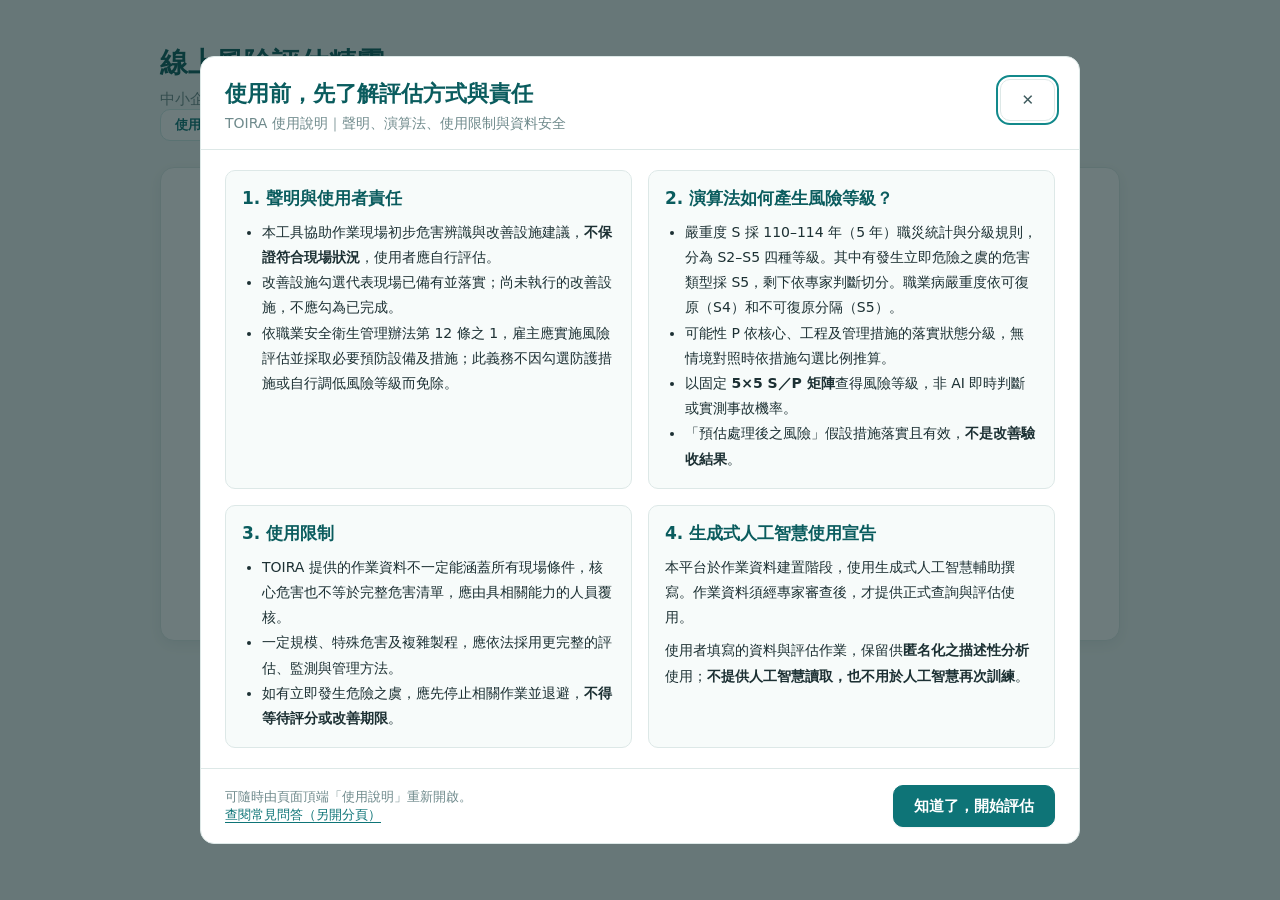
<file: index.html>
<!DOCTYPE html>
<html lang="zh-TW">

<head>
    <meta charset="UTF-8">
    <meta name="viewport" content="width=device-width, initial-scale=1.0">
    <title>線上風險評估精靈</title>
    <link rel="stylesheet" href="theme.css?v=20261013a">
    <script src="usage-guide.js?v=20261016c" defer></script>
    <style>
        body {
            display: flex;
            flex-direction: column;
            align-items: center;
            min-height: 100vh;
            padding: 0 20px 60px;
        }

        header {
            width: 100%;
            max-width: 960px;
            padding: 44px 0 26px;
        }

        header h1 {
            margin: 0;
            font-size: 28px;
            font-weight: 700;
            color: var(--brand-800);
        }

        header p {
            margin: 8px 0 0;
            font-size: 15px;
            color: var(--muted);
        }

        .card {
            width: 100%;
            max-width: 960px;
            padding: 36px 40px 40px;
        }

        .form-grid {
            display: grid;
            grid-template-columns: 1fr 1fr;
            gap: 24px 28px;
            margin-top: 28px;
        }

        .form-group {
            display: flex;
            flex-direction: column;
            gap: 9px;
        }

        .form-group label {
            font-size: 14px;
            font-weight: 600;
            color: var(--ink-2);
        }

        .input-with-btn {
            display: flex;
            gap: 10px;
        }

        select.t-input {
            appearance: none;
            background-image: url("data:image/svg+xml,%3Csvg xmlns='http://www.w3.org/2000/svg' viewBox='0 0 24 24' fill='%236f8a8c' width='20' height='20'%3E%3Cpath d='M7 10l5 5 5-5z'/%3E%3C/svg%3E");
            background-repeat: no-repeat;
            background-position: right 12px center;
            padding-right: 40px;
        }

        .full-width {
            grid-column: span 2;
        }

        .footer-actions {
            display: flex;
            justify-content: flex-end;
            margin-top: 38px;
        }

        /* 手機版（20261013a）：表單直式堆疊 */
        @media (max-width: 640px) {
            body {
                padding: 0 12px 48px;
            }

            header {
                padding: 28px 0 18px;
            }

            header h1 {
                font-size: 23px;
            }

            .card {
                padding: 24px 18px 28px;
            }

            .form-grid {
                grid-template-columns: 1fr;
                gap: 18px;
            }

            .full-width {
                grid-column: auto;
            }

            .footer-actions .t-btn {
                width: 100%;
            }
        }
    </style>
</head>

<body>

    <header>
        <h1>線上風險評估精靈</h1>
        <p>中小企業安全衛生資訊網</p>
    </header>

    <div class="t-panel card">
        <h2 class="t-section-title">基本資料</h2>

        <div class="t-note">
            <span>ℹ️</span>
            <span>請輸入公司統一編號，系統將自動帶入行業資料以縮短前置作業時間。</span>
        </div>

        <div class="form-grid">
            <div class="form-group">
                <label for="ubn">統一編號</label>
                <div class="input-with-btn">
                    <input class="t-input" type="text" id="ubn" placeholder="例如：31445632" oninput="checkForm()">
                    <button class="t-btn t-btn--primary" onclick="mockQuery()">🔍 查詢</button>
                </div>
            </div>

            <div class="form-group">
                <label for="companyName">公司名稱</label>
                <input class="t-input" type="text" id="companyName" placeholder="例如：範例製造股份有限公司" oninput="checkForm()">
            </div>

            <div class="form-group full-width">
                <label for="industry">行業別</label>
                <select class="t-input" id="industry" onchange="checkForm()">
                    <option value="" disabled selected>請選擇行業別...</option>
                    <option value="農、林、漁、牧業">農、林、漁、牧業</option>
                    <option value="礦業及土石採取業">礦業及土石採取業</option>
                    <option value="製造業">製造業</option>
                    <option value="電力及燃氣供應業">電力及燃氣供應業</option>
                    <option value="用水供應及污染整治業">用水供應及污染整治業</option>
                    <option value="營建工程業">營建工程業</option>
                    <option value="批發及零售業">批發及零售業</option>
                    <option value="運輸及倉儲業">運輸及倉儲業</option>
                    <option value="住宿及餐飲業">住宿及餐飲業</option>
                    <option value="出版、影音製作、傳播及資通訊服務業">出版、影音製作、傳播及資通訊服務業</option>
                    <option value="金融及保險業">金融及保險業</option>
                    <option value="不動產業">不動產業</option>
                    <option value="專業、科學及技術服務業">專業、科學及技術服務業</option>
                    <option value="支援服務業">支援服務業</option>
                    <option value="公共行政及國防；強制性社會安全">公共行政及國防；強制性社會安全</option>
                    <option value="教育業">教育業</option>
                    <option value="醫療保健及社會工作服務業">醫療保健及社會工作服務業</option>
                    <option value="藝術、娛樂及休閒服務業">藝術、娛樂及休閒服務業</option>
                    <option value="其他服務業">其他服務業</option>
                </select>
            </div>
        </div>

        <div class="footer-actions">
            <button class="t-btn t-btn--primary t-btn--lg" id="btnNext" disabled onclick="nextStep()">下一步 →</button>
        </div>
    </div>

    <script>
        function checkForm() {
            const ubn = document.getElementById('ubn').value.trim();
            const companyName = document.getElementById('companyName').value.trim();
            const industry = document.getElementById('industry').value;

            const btn = document.getElementById('btnNext');
            btn.disabled = !(ubn && companyName && industry);
        }

        function mockQuery() {
            const ubn = document.getElementById('ubn').value.trim();
            if (ubn === '31445632') {
                document.getElementById('companyName').value = '範例製造股份有限公司';
                document.getElementById('industry').value = '製造業';
                checkForm();
            } else if (ubn) {
                alert('查無資料，請手動輸入');
            }
        }

        function nextStep() {
            const data = {
                companyUBN: document.getElementById('ubn').value.trim(),
                companyName: document.getElementById('companyName').value.trim(),
                companyIndustry: document.getElementById('industry').value
            };

            sessionStorage.setItem('companyInfo', JSON.stringify(data));
            window.location.href = 'Selection.html';
        }

        // 初始化檢查
        window.onload = () => {
            const saved = sessionStorage.getItem('companyInfo');
            if (saved) {
                const data = JSON.parse(saved);
                document.getElementById('ubn').value = data.companyUBN || '';
                document.getElementById('companyName').value = data.companyName || '';
                document.getElementById('industry').value = data.companyIndustry || '';
                checkForm();
            }
        }
    </script>
</body>

</html>
</file>
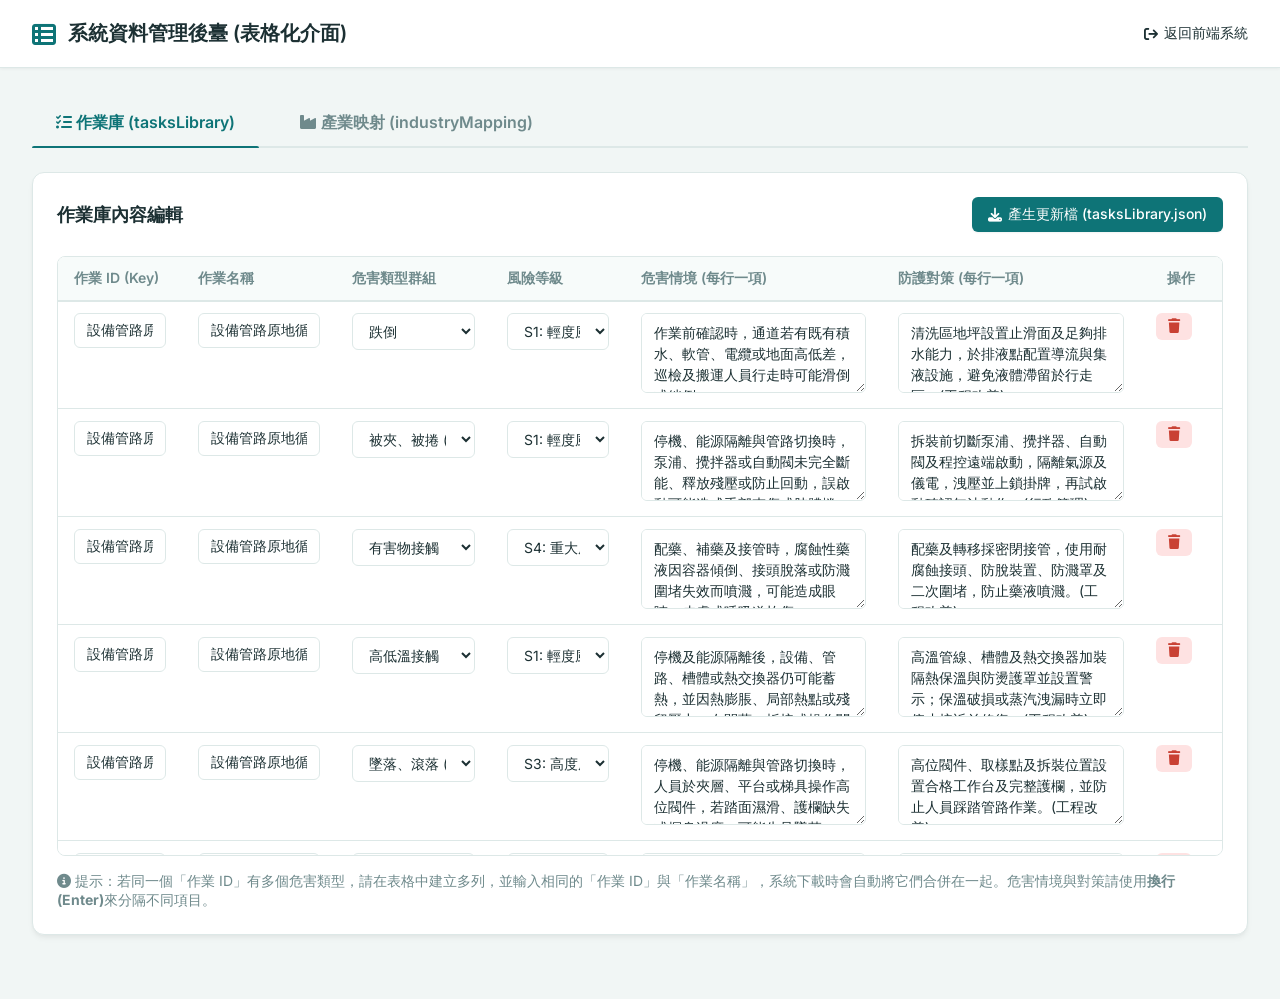
<file: admin.html>
<!DOCTYPE html>
<html lang="zh-TW">
<head>
    <meta charset="UTF-8">
    <meta name="viewport" content="width=device-width, initial-scale=1.0">
    <title>系統資料管理後臺 - 風險評估系統</title>
    <link href="https://fonts.googleapis.com/css2?family=Inter:wght@300;400;500;600;700&display=swap" rel="stylesheet">
    <link rel="stylesheet" href="https://cdnjs.cloudflare.com/ajax/libs/font-awesome/6.4.0/css/all.min.css">
    <link rel="stylesheet" href="theme.css?v=20261013a">
    <style>
        /* 後臺沿用前端的 theme.css 色票，此處僅做語意別名 */
        :root {
            --primary: var(--brand-700);
            --primary-hover: var(--brand-800);
            --secondary: var(--success);
            --secondary-hover: #0e6d4b;
            --bg-color: var(--bg);
            --text-main: var(--ink);
            --text-muted: var(--muted);
            --border: var(--line);
            --danger-hover: #a8342a;
            --warning: var(--warn);
        }

        * {
            margin: 0;
            padding: 0;
            font-family: 'Inter', var(--font-sans);
        }

        body {
            min-height: 100vh;
            display: flex;
            flex-direction: column;
        }

        header {
            background-color: var(--surface);
            padding: 1.25rem 2rem;
            box-shadow: 0 1px 3px rgba(0,0,0,0.05);
            display: flex;
            justify-content: space-between;
            align-items: center;
            position: sticky;
            top: 0;
            z-index: 20;
            border-bottom: 1px solid var(--border);
        }

        .header-title {
            display: flex;
            align-items: center;
            gap: 12px;
            font-size: 1.25rem;
            font-weight: 600;
            color: var(--text-main);
        }

        .header-title i {
            color: var(--primary);
            font-size: 1.5rem;
        }

        main {
            flex: 1;
            padding: 2rem;
            max-width: 1600px; /* Wider for tables */
            margin: 0 auto;
            width: 100%;
        }

        .tabs {
            display: flex;
            gap: 1rem;
            margin-bottom: 1.5rem;
            border-bottom: 2px solid var(--border);
        }

        .tab-btn {
            padding: 0.75rem 1.5rem;
            background: none;
            border: none;
            font-size: 1rem;
            font-weight: 600;
            color: var(--text-muted);
            cursor: pointer;
            position: relative;
            transition: color 0.2s;
        }

        .tab-btn:hover {
            color: var(--primary);
        }

        .tab-btn.active {
            color: var(--primary);
        }

        .tab-btn.active::after {
            content: '';
            position: absolute;
            bottom: -2px;
            left: 0;
            width: 100%;
            height: 2px;
            background-color: var(--primary);
            border-radius: 2px 2px 0 0;
        }

        .tab-content {
            display: none;
            animation: fadeIn 0.3s ease;
        }

        .tab-content.active {
            display: block;
        }

        @keyframes fadeIn {
            from { opacity: 0; transform: translateY(5px); }
            to { opacity: 1; transform: translateY(0); }
        }

        .card {
            background: var(--surface);
            border-radius: 12px;
            box-shadow: 0 4px 6px -1px rgba(0,0,0,0.05), 0 2px 4px -1px rgba(0,0,0,0.03);
            padding: 1.5rem;
            margin-bottom: 2rem;
            border: 1px solid var(--border);
        }

        .card-header {
            display: flex;
            justify-content: space-between;
            align-items: center;
            margin-bottom: 1.5rem;
        }

        .card-title {
            font-size: 1.125rem;
            font-weight: 600;
            display: flex;
            align-items: center;
            gap: 8px;
        }

        .controls {
            display: flex;
            gap: 0.75rem;
            flex-wrap: wrap;
        }

        .btn {
            padding: 0.5rem 1rem;
            border-radius: 6px;
            border: none;
            font-size: 0.875rem;
            font-weight: 500;
            cursor: pointer;
            display: flex;
            align-items: center;
            gap: 6px;
            transition: all 0.2s;
        }

        .btn-primary {
            background-color: var(--primary);
            color: white;
            box-shadow: var(--sh-1);
        }

        .btn-primary:hover {
            background-color: var(--primary-hover);
        }

        .btn-secondary {
            background-color: var(--surface);
            color: var(--text-main);
            border: 1px solid var(--border);
        }

        .btn-secondary:hover {
            background-color: var(--bg-color);
        }

        .btn-danger {
            background-color: #fee2e2;
            color: var(--danger);
            padding: 0.4rem 0.75rem;
        }

        .btn-danger:hover {
            background-color: var(--danger);
            color: white;
        }

        .btn-success {
            background-color: var(--secondary);
            color: white;
        }

        .btn-success:hover {
            background-color: var(--secondary-hover);
        }

        /* Table Styles */
        .table-container {
            width: 100%;
            overflow-x: auto;
            border: 1px solid var(--border);
            border-radius: 8px;
            max-height: 600px;
            overflow-y: auto;
        }

        table {
            width: 100%;
            border-collapse: collapse;
            background-color: var(--surface);
            text-align: left;
            font-size: 0.875rem;
        }

        thead {
            position: sticky;
            top: 0;
            background-color: var(--surface-2);
            z-index: 10;
            box-shadow: 0 1px 0 var(--border);
        }

        th, td {
            padding: 12px 16px;
            border-bottom: 1px solid var(--border);
            vertical-align: top;
        }

        th {
            font-weight: 600;
            color: var(--text-muted);
            white-space: nowrap;
        }

        tbody tr:hover {
            background-color: var(--brand-50);
        }

        /* Form Inputs inside Table */
        input.form-control, textarea.form-control, select.form-control {
            width: 100%;
            padding: 8px 12px;
            border: 1px solid var(--border);
            border-radius: 6px;
            font-size: 0.875rem;
            color: var(--text-main);
            background-color: var(--surface);
            transition: border-color 0.2s, box-shadow 0.2s;
            resize: vertical;
        }

        textarea.form-control {
            min-height: 80px;
            line-height: 1.5;
            white-space: pre-wrap;
        }

        input.form-control:focus, textarea.form-control:focus, select.form-control:focus {
            outline: none;
            border-color: var(--brand-600);
            box-shadow: var(--focus-ring);
        }
        
        .column-id { width: 120px; }
        .column-name { width: 150px; }
        .column-group { width: 150px; }
        .column-severity { width: 130px; }
        .column-hazards { width: 250px; }
        .column-avoids { width: 250px; }
        .column-actions { width: 80px; text-align: center; }

        .add-row-btn {
            width: 100%;
            padding: 12px;
            background-color: var(--surface-2);
            border: 1px dashed var(--border);
            color: var(--primary);
            font-weight: 600;
            text-align: center;
            cursor: pointer;
            transition: background-color 0.2s;
            border-radius: 0 0 8px 8px;
        }

        .add-row-btn:hover {
            background-color: var(--brand-50);
        }

        .toast-container {
            position: fixed;
            bottom: 2rem;
            right: 2rem;
            z-index: 50;
            display: flex;
            flex-direction: column;
            gap: 1rem;
        }

        .toast {
            background: white;
            border-left: 4px solid var(--primary);
            box-shadow: 0 10px 15px -3px rgba(0,0,0,0.1), 0 4px 6px -2px rgba(0,0,0,0.05);
            padding: 1rem 1.5rem;
            border-radius: 8px;
            display: flex;
            align-items: center;
            gap: 12px;
            transform: translateX(120%);
            transition: transform 0.3s cubic-bezier(0.4, 0, 0.2, 1);
        }

        .toast.show { transform: translateX(0); }
        .toast.success { border-color: var(--secondary); }
        .toast.success i { color: var(--secondary); }
        .toast.error { border-color: var(--danger); }
        .toast.error i { color: var(--danger); }

        .nav-link {
            text-decoration: none;
            color: var(--text-main);
            font-size: 0.875rem;
            font-weight: 500;
            display: flex;
            align-items: center;
            gap: 6px;
            transition: color 0.2s;
        }
        
        .nav-link:hover { color: var(--primary); }

        .help-text {
            font-size: 0.75rem;
            color: var(--text-muted);
            margin-top: 4px;
            display: block;
        }

        /* 手機版（20261013a）：後臺表格維持橫向捲動 */
        @media (max-width: 640px) {
            main {
                padding: 1rem 0.75rem;
            }

            .card {
                padding: 1rem;
            }

            .tabs {
                overflow-x: auto;
                -webkit-overflow-scrolling: touch;
            }

            .tab-btn {
                padding: 0.75rem 1rem;
                white-space: nowrap;
            }
        }
    </style>
</head>
<body>

    <header>
        <div class="header-title">
            <i class="fa-solid fa-table-list"></i>
            系統資料管理後臺 (表格化介面)
        </div>
        <a href="index.html" class="nav-link">
            <i class="fa-solid fa-arrow-right-from-bracket"></i>
            返回前端系統
        </a>
    </header>

    <main>
        <div class="tabs">
            <button class="tab-btn active" onclick="switchTab('tasks')">
                <i class="fa-solid fa-list-check"></i> 作業庫 (tasksLibrary)
            </button>
            <button class="tab-btn" onclick="switchTab('industry')">
                <i class="fa-solid fa-industry"></i> 產業映射 (industryMapping)
            </button>
        </div>

        <!-- Tasks Library Tab -->
        <div id="tab-tasks" class="tab-content active">
            <div class="card">
                <div class="card-header">
                    <div class="card-title">
                        作業庫內容編輯
                    </div>
                    <div class="controls">
                        <button class="btn btn-primary" onclick="downloadTasksJSON()">
                            <i class="fa-solid fa-download"></i> 產生更新檔 (tasksLibrary.json)
                        </button>
                    </div>
                </div>

                <div class="table-container">
                    <table id="tasks-table">
                        <thead>
                            <tr>
                                <th class="column-id">作業 ID (Key)</th>
                                <th class="column-name">作業名稱</th>
                                <th class="column-group">危害類型群組</th>
                                <th class="column-severity">風險等級</th>
                                <th class="column-hazards">危害情境 (每行一項)</th>
                                <th class="column-avoids">防護對策 (每行一項)</th>
                                <th class="column-actions">操作</th>
                            </tr>
                        </thead>
                        <tbody id="tasks-tbody">
                            <!-- Rows will be injected here -->
                        </tbody>
                    </table>
                    <div class="add-row-btn" onclick="addTasksRow()">
                        <i class="fa-solid fa-plus"></i> 新增一列危害群組
                    </div>
                </div>
                
                <div style="margin-top: 1rem; color: var(--text-muted); font-size: 0.875rem;">
                    <i class="fa-solid fa-circle-info text-primary"></i> 提示：若同一個「作業 ID」有多個危害類型，請在表格中建立多列，並輸入相同的「作業 ID」與「作業名稱」，系統下載時會自動將它們合併在一起。危害情境與對策請使用<b>換行 (Enter)</b>來分隔不同項目。
                </div>
            </div>
        </div>

        <!-- Industry Mapping Tab -->
        <div id="tab-industry" class="tab-content">
            <div class="card">
                <div class="card-header">
                    <div class="card-title">
                        產業映射內容編輯
                    </div>
                    <div class="controls">
                        <button class="btn btn-primary" onclick="downloadIndustryJSON()">
                            <i class="fa-solid fa-download"></i> 產生更新檔 (industryMapping.json)
                        </button>
                    </div>
                </div>

                <div class="table-container">
                    <table id="industry-table">
                        <thead>
                            <tr>
                                <th style="width: 12%;">映射 ID</th>
                                <th style="width: 20%;">產業名稱 (Industry)</th>
                                <th style="width: 14%;">大類別 (sector)</th>
                                <th style="width: 20%;">作業類別 (category)</th>
                                <th style="width: 24%;">作業名稱 (taskId)</th>
                                <th style="width: 10%; text-align: center;">操作</th>
                            </tr>
                        </thead>
                        <tbody id="industry-tbody">
                            <!-- Rows will be injected here -->
                        </tbody>
                    </table>
                    <div class="add-row-btn" onclick="addIndustryRow()">
                        <i class="fa-solid fa-plus"></i> 新增一筆產業對應
                    </div>
                </div>
            </div>
        </div>
    </main>

    <div class="toast-container" id="toast-container"></div>

    <script>
        // Tab Switching
        function switchTab(tabId) {
            document.querySelectorAll('.tab-btn').forEach(btn => btn.classList.remove('active'));
            document.querySelectorAll('.tab-content').forEach(content => content.classList.remove('active'));
            event.currentTarget.classList.add('active');
            document.getElementById(`tab-${tabId}`).classList.add('active');
        }

        let sectorOptions = ['製造業', '營造業', '危險性作業'];

        // Auto-load existing JSON files on page load
        window.addEventListener('DOMContentLoaded', async () => {
            try {
                const sectorsRes = await fetch('industrySectors.json');
                if (sectorsRes.ok) {
                    const sectorsData = await sectorsRes.json();
                    if (Array.isArray(sectorsData) && sectorsData.length) {
                        sectorOptions = sectorsData
                            .slice()
                            .sort((a, b) => (a.order || 0) - (b.order || 0))
                            .map(s => s.id)
                            .filter(Boolean);
                    }
                }
            } catch (e) {
                console.error('Fetch industrySectors.json failed:', e);
            }

            try {
                const tasksRes = await fetch('tasksLibrary.json');
                if (tasksRes.ok) {
                    const tasksData = await tasksRes.json();
                    renderTasksTable(tasksData);
                } else {
                    renderTasksTable({}); // Empty state
                }
            } catch (e) {
                console.error('Fetch tasksLibrary.json failed:', e);
                renderTasksTable({});
            }

            try {
                const industryRes = await fetch('industryMapping.json');
                if (industryRes.ok) {
                    const industryData = await industryRes.json();
                    renderIndustryTable(industryData);
                } else {
                    renderIndustryTable([]);
                }
            } catch (e) {
                console.error('Fetch industryMapping.json failed:', e);
                renderIndustryTable([]);
            }
        });

        // ------------------ Tasks Library Logic ------------------

        function renderTasksTable(jsonData) {
            const tbody = document.getElementById('tasks-tbody');
            tbody.innerHTML = '';
            
            // Flatten the JSON
            let rowCount = 0;
            for (const [taskId, taskInfo] of Object.entries(jsonData)) {
                if (!taskInfo.hazardGroups || taskInfo.hazardGroups.length === 0) {
                    // Task with no groups
                    appendTasksRow(tbody, taskId, taskInfo.taskName, '', '', [], []);
                    rowCount++;
                } else {
                    for (const group of taskInfo.hazardGroups) {
                        appendTasksRow(
                            tbody, 
                            taskId, 
                            taskInfo.taskName || taskId, 
                            group.groupName || '', 
                            group.severitylevel || '', 
                            group.hazardItems || [], 
                            group.AvoidItems || []
                        );
                        rowCount++;
                    }
                }
            }

            if (rowCount === 0) {
                addTasksRow(); // Add one empty row by default
            }
        }

        function appendTasksRow(tbody, id, name, group, severity, hazards, avoids) {
            const hazardOptions = ["被夾被捲", "墜落滾落", "被刺、割、擦傷", "跌倒", "物體倒塌崩塌", "感電", "火災", "爆炸", "有害物接觸", "物體飛落", "被撞", "不當動作", "高低溫接觸", "其他類別風險", "衝撞", "溺水", "踩踏", "物體破裂", "職業病"];
            
            let groupSelectHTML = `<select class="form-control t-group">
                <option value="" disabled ${!group ? 'selected' : ''}>請選擇危害類型...</option>
                ${hazardOptions.map(opt => `<option value="${opt}" ${group === opt ? 'selected' : ''}>${opt}</option>`).join('')}
            `;
            // 處理不在預設清單內的既有舊資料
            if (group && !hazardOptions.includes(group)) {
                groupSelectHTML += `<option value="${escapeHtml(group)}" selected>${escapeHtml(group)} (舊資料)</option>`;
            }
            groupSelectHTML += `</select>`;

            const tr = document.createElement('tr');
            tr.innerHTML = `
                <td><input type="text" class="form-control t-id" value="${escapeHtml(id)}" placeholder="例如: T001"></td>
                <td><input type="text" class="form-control t-name" value="${escapeHtml(name)}" placeholder="例如: 搬運作業"></td>
                <td>${groupSelectHTML}</td>
                <td>
                    <select class="form-control t-sev">
                        <option value="S1: 輕度風險" ${severity.includes('S1') ? 'selected' : ''}>S1: 輕度風險</option>
                        <option value="S2: 中度風險" ${severity.includes('S2') ? 'selected' : ''}>S2: 中度風險</option>
                        <option value="S3: 高度風險" ${severity.includes('S3') ? 'selected' : ''}>S3: 高度風險</option>
                        <option value="S4: 重大風險" ${severity.includes('S4') ? 'selected' : ''}>S4: 重大風險</option>
                    </select>
                </td>
                <td><textarea class="form-control t-hazards" placeholder="一項佔一行...">${escapeHtml(hazards.join('\n'))}</textarea></td>
                <td><textarea class="form-control t-avoids" placeholder="一項佔一行...">${escapeHtml(avoids.join('\n'))}</textarea></td>
                <td class="column-actions">
                    <button class="btn btn-danger" onclick="this.closest('tr').remove()"><i class="fa-solid fa-trash"></i></button>
                </td>
            `;
            tbody.appendChild(tr);
        }

        function addTasksRow() {
            const tbody = document.getElementById('tasks-tbody');
            appendTasksRow(tbody, '', '', '', 'S2: 中度風險', [], []);
        }

        function downloadTasksJSON() {
            const tbody = document.getElementById('tasks-tbody');
            const rows = tbody.querySelectorAll('tr');
            const result = {};

            rows.forEach(row => {
                const id = row.querySelector('.t-id').value.trim();
                const name = row.querySelector('.t-name').value.trim();
                const groupName = row.querySelector('.t-group').value.trim();
                const severity = row.querySelector('.t-sev').value;
                const hazardsText = row.querySelector('.t-hazards').value;
                const avoidsText = row.querySelector('.t-avoids').value;

                if (!id) return; // Skip empty IDs

                if (!result[id]) {
                    result[id] = {
                        taskName: name || id,
                        hazardGroups: []
                    };
                }

                // Split textareas by newline and filter empty lines
                const hazardItems = hazardsText.split('\n').map(s => s.trim()).filter(s => s);
                const AvoidItems = avoidsText.split('\n').map(s => s.trim()).filter(s => s);

                if (groupName || hazardItems.length > 0 || AvoidItems.length > 0) {
                    result[id].hazardGroups.push({
                        groupName: groupName,
                        severitylevel: severity,
                        hazardItems: hazardItems,
                        AvoidItems: AvoidItems
                    });
                }
            });

            downloadFile(JSON.stringify(result, null, 4), 'tasksLibrary.json');
        }

        // ------------------ Industry Mapping Logic ------------------

        function renderIndustryTable(jsonData) {
            const tbody = document.getElementById('industry-tbody');
            tbody.innerHTML = '';
            
            let rowCount = 0;
            if (Array.isArray(jsonData)) {
                jsonData.forEach(item => {
                    appendIndustryRow(
                        tbody,
                        item.id || '',
                        item.Industry || '',
                        item.sector || sectorOptions[0] || '製造業',
                        item.category || '',
                        item.taskId || ''
                    );
                    rowCount++;
                });
            }

            if (rowCount === 0) addIndustryRow();
        }

        function buildSectorSelect(selected) {
            const options = [...sectorOptions];
            if (selected && !options.includes(selected)) options.push(selected);
            return `<select class="form-control i-sector">
                ${options.map(opt => `<option value="${escapeHtml(opt)}" ${opt === selected ? 'selected' : ''}>${escapeHtml(opt)}</option>`).join('')}
            </select>`;
        }

        function appendIndustryRow(tbody, id, industry, sector, category, taskId) {
            const tr = document.createElement('tr');
            tr.innerHTML = `
                <td><input type="text" class="form-control i-id" value="${escapeHtml(id)}" placeholder="例如: T-001"></td>
                <td><input type="text" class="form-control i-ind" value="${escapeHtml(industry)}" placeholder="例如: 金屬製品製造業"></td>
                <td>${buildSectorSelect(sector || sectorOptions[0] || '製造業')}</td>
                <td><input type="text" class="form-control i-cat" value="${escapeHtml(category)}" placeholder="例如: 底座製造"></td>
                <td><input type="text" class="form-control i-task" value="${escapeHtml(taskId)}" placeholder="例如: 吊運鐵材"></td>
                <td style="text-align: center;">
                    <button class="btn btn-danger" onclick="this.closest('tr').remove()"><i class="fa-solid fa-trash"></i></button>
                </td>
            `;
            tbody.appendChild(tr);
        }

        function addIndustryRow() {
            const tbody = document.getElementById('industry-tbody');
            appendIndustryRow(tbody, '', '', sectorOptions[0] || '製造業', '', '');
        }

        function downloadIndustryJSON() {
            const tbody = document.getElementById('industry-tbody');
            const rows = tbody.querySelectorAll('tr');
            const result = [];

            rows.forEach(row => {
                const id = row.querySelector('.i-id').value.trim();
                const industry = row.querySelector('.i-ind').value.trim();
                const sector = row.querySelector('.i-sector').value.trim();
                const category = row.querySelector('.i-cat').value.trim();
                const taskId = row.querySelector('.i-task').value.trim();
                
                if (!id && !industry && !taskId) return; // Skip completely empty rows
                
                result.push({
                    id: id,
                    Industry: industry,
                    sector: sector,
                    category: category,
                    taskId: taskId
                });
            });

            downloadFile(JSON.stringify(result, null, 4), 'industryMapping.json');
        }

        // ------------------ Utilities ------------------

        function downloadFile(content, filename) {
            const blob = new Blob([content], { type: 'application/json' });
            const url = URL.createObjectURL(blob);
            const a = document.createElement('a');
            a.href = url;
            a.download = filename;
            document.body.appendChild(a);
            a.click();
            document.body.removeChild(a);
            URL.revokeObjectURL(url);
            showToast(`${filename} 已下載！請將它覆蓋到專案資料夾。`, 'success');
        }

        function escapeHtml(unsafe) {
            if (!unsafe) return '';
            return unsafe
                .toString()
                .replace(/&/g, "&amp;")
                .replace(/</g, "&lt;")
                .replace(/>/g, "&gt;")
                .replace(/"/g, "&quot;")
                .replace(/'/g, "&#039;");
        }

        function showToast(message, type = 'success') {
            const container = document.getElementById('toast-container');
            const toast = document.createElement('div');
            toast.className = `toast ${type}`;
            const icon = type === 'success' ? 'fa-check-circle' : 'fa-circle-exclamation';
            toast.innerHTML = `
                <i class="fa-solid ${icon} fa-lg"></i>
                <div style="font-weight: 500; font-size: 0.875rem;">${message}</div>
            `;
            container.appendChild(toast);
            setTimeout(() => toast.classList.add('show'), 10);
            setTimeout(() => {
                toast.classList.remove('show');
                setTimeout(() => toast.remove(), 300);
            }, 3000);
        }
    </script>
</body>
</html>
</file>
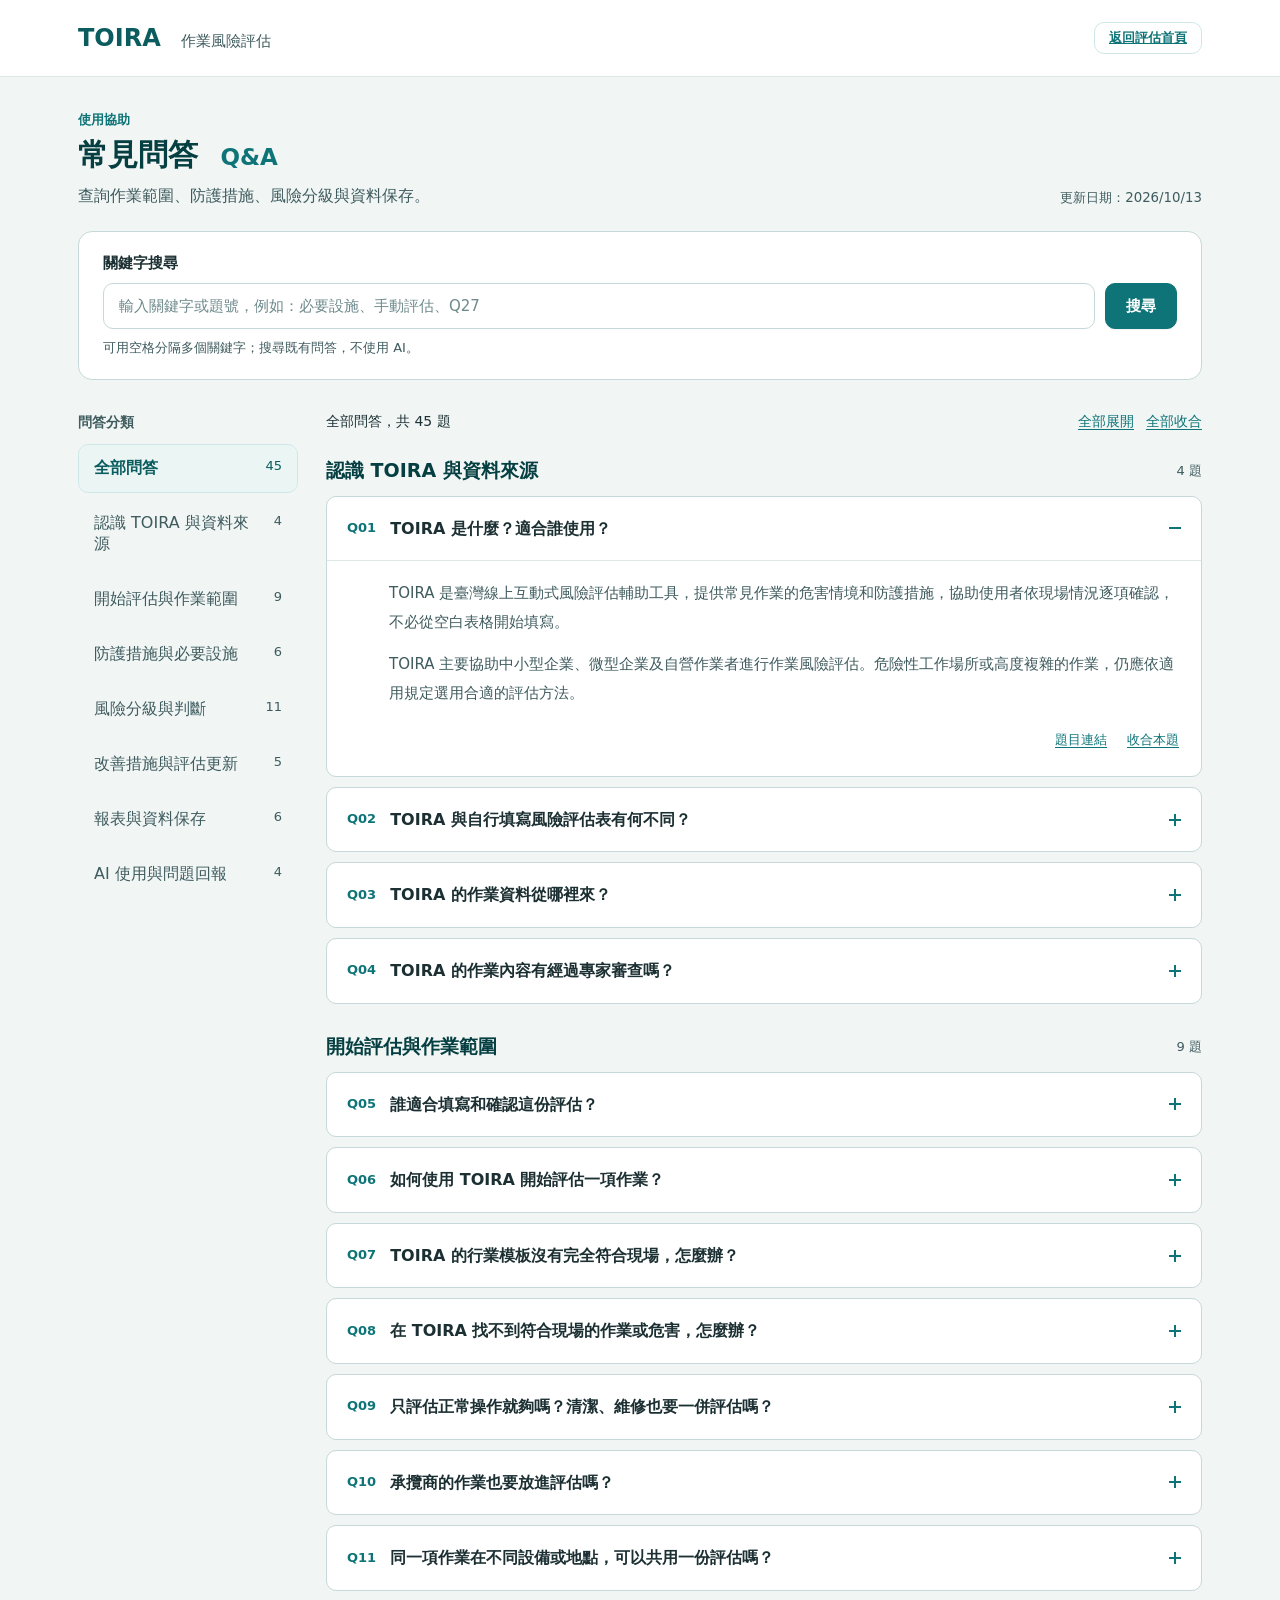
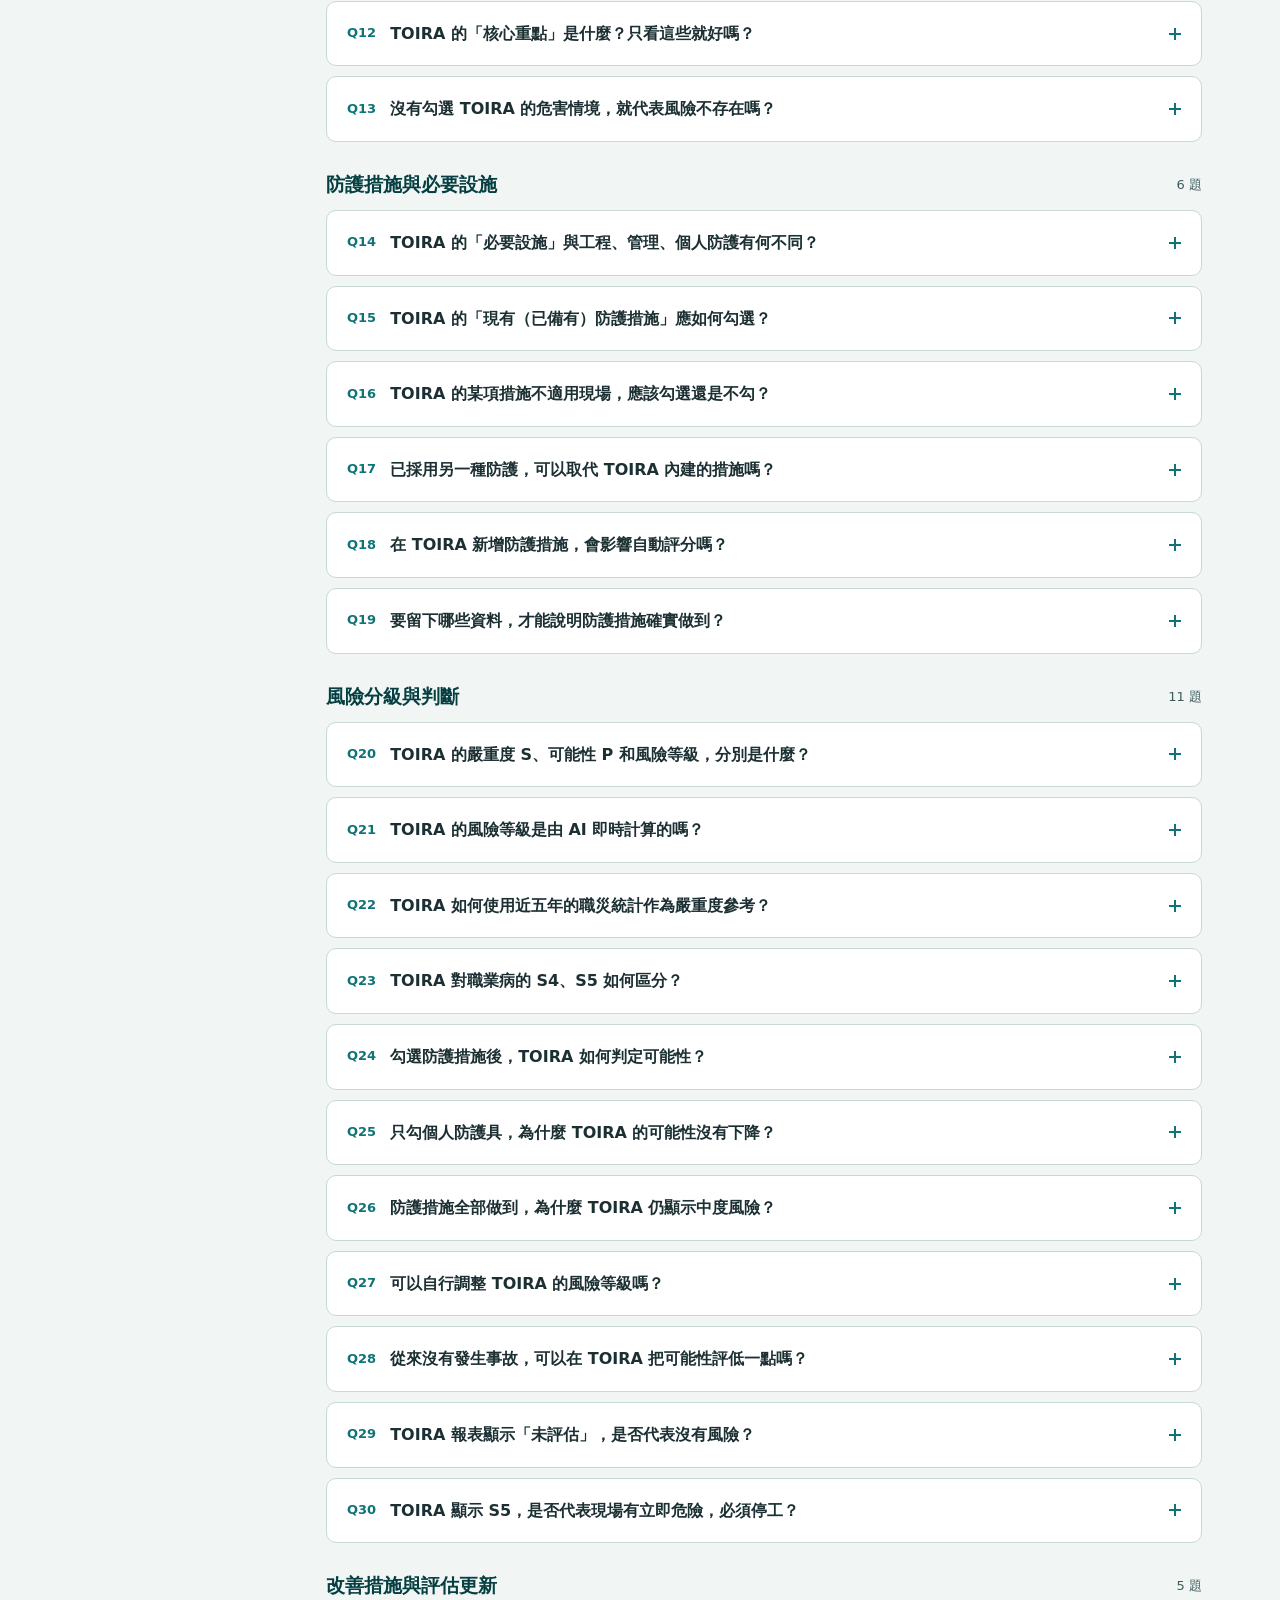
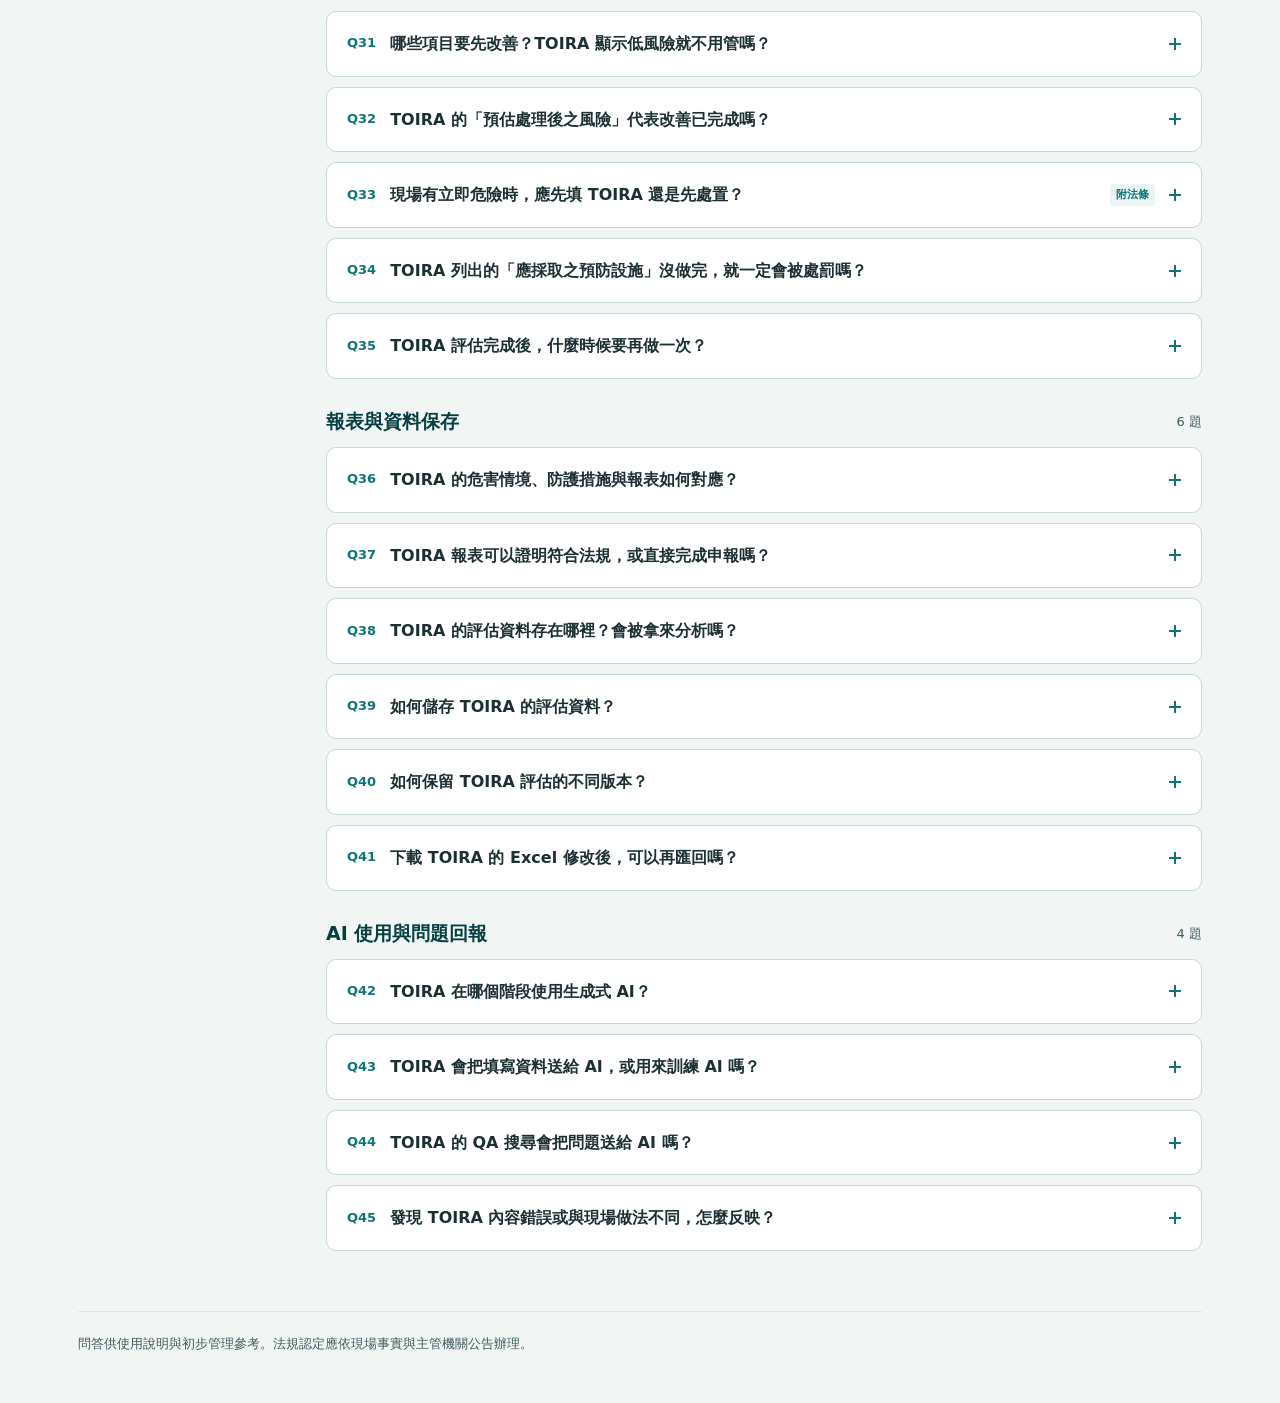
<file: faq.html>
<!DOCTYPE html>
<html lang="zh-TW">
<head>
<meta charset="UTF-8">
<meta name="viewport" content="width=device-width,initial-scale=1">
<title>TOIRA 常見問答</title>
<link rel="stylesheet" href="theme.css?v=20261013a">
<link rel="stylesheet" href="qa.css?v=20261015a">
<script src="qa.js?v=20261011e" defer>
</script>
</head>
<body class="qa-page">
<a class="qa-skip" href="#qaResults">跳至問答結果</a>
<header class="qa-header">
<div class="qa-header-inner">
<a class="qa-brand" href="index.html">TOIRA <span>作業風險評估</span>
</a>
<a class="t-btn t-btn--outline t-btn--sm" href="index.html">返回評估首頁</a>
</div>
</header>
<main class="qa-main">
<div class="qa-page-title">
<div>
<p class="qa-eyebrow">使用協助</p>
<h1>常見問答 <span>Q&amp;A</span>
</h1>
<p>查詢作業範圍、防護措施、風險分級與資料保存。</p>
</div>
<small>更新日期：2026/10/13</small>
</div>
<form id="qaSearchForm" class="qa-search" role="search">
<label for="qaSearch">關鍵字搜尋</label>
<div class="qa-search-row">
<input class="t-input" id="qaSearch" type="search" placeholder="輸入關鍵字或題號，例如：必要設施、手動評估、Q27" autocomplete="off" aria-describedby="qaSearchHint">
<button class="t-btn t-btn--primary" type="submit">搜尋</button>
<button class="t-btn t-btn--ghost" id="qaClearSearch" type="button" hidden>清除</button>
</div>
<p id="qaSearchHint">可用空格分隔多個關鍵字；搜尋既有問答，不使用 AI。</p>
</form>
<div class="qa-layout">
<aside class="qa-sidebar" aria-label="問答分類">
<h2>問答分類</h2>
<nav class="qa-categories" aria-label="篩選問答">
<button type="button" class="qa-category active" data-category-filter="all" aria-pressed="true">
<span>全部問答</span>
<b>45</b>
</button>
<button type="button" class="qa-category" data-category-filter="source" aria-pressed="false">
<span>認識 TOIRA 與資料來源</span>
<b>4</b>
</button>
<button type="button" class="qa-category" data-category-filter="scope" aria-pressed="false">
<span>開始評估與作業範圍</span>
<b>9</b>
</button>
<button type="button" class="qa-category" data-category-filter="controls" aria-pressed="false">
<span>防護措施與必要設施</span>
<b>6</b>
</button>
<button type="button" class="qa-category" data-category-filter="rating" aria-pressed="false">
<span>風險分級與判斷</span>
<b>11</b>
</button>
<button type="button" class="qa-category" data-category-filter="improve" aria-pressed="false">
<span>改善措施與評估更新</span>
<b>5</b>
</button>
<button type="button" class="qa-category" data-category-filter="reports" aria-pressed="false">
<span>報表與資料保存</span>
<b>6</b>
</button>
<button type="button" class="qa-category" data-category-filter="ai" aria-pressed="false">
<span>AI 使用與問題回報</span>
<b>4</b>
</button>
</nav>
</aside>
<div class="qa-results" id="qaResults">
<div class="qa-toolbar">
<p id="qaResultCount" role="status" aria-live="polite">全部問答，共 45 題</p>
<div>
<button type="button" id="qaExpandAll">全部展開</button>
<button type="button" id="qaCollapseAll">全部收合</button>
</div>
</div>
<section class="qa-group" aria-labelledby="group-source">
<div class="qa-group-head">
<h2 id="group-source">認識 TOIRA 與資料來源</h2>
<span class="qa-group-count">4 題</span>
</div>
<details class="qa-item" id="q1" data-category="source" data-keywords="是什麼 適合 中小企業 微型 自營 危險性工作場所" open>
<summary>
<span class="qa-number">Q01</span>
<span class="qa-question">TOIRA 是什麼？適合誰使用？</span>
<span class="qa-toggle" aria-hidden="true">
</span>
</summary>
<div class="qa-answer">
<p>TOIRA 是臺灣線上互動式風險評估輔助工具，提供常見作業的危害情境和防護措施，協助使用者依現場情況逐項確認，不必從空白表格開始填寫。</p>
<p>TOIRA 主要協助中小型企業、微型企業及自營作業者進行作業風險評估。危險性工作場所或高度複雜的作業，仍應依適用規定選用合適的評估方法。</p>
<div class="qa-answer-actions">
<a href="#q1" aria-label="Q1 的固定連結">題目連結</a>
<button type="button" data-close-question="q1">收合本題</button>
</div>
</div>
</details>
<details class="qa-item" id="q2" data-category="source" data-keywords="自行填寫 傳統 差異 空白表格 現場調查">
<summary>
<span class="qa-number">Q02</span>
<span class="qa-question">TOIRA 與自行填寫風險評估表有何不同？</span>
<span class="qa-toggle" aria-hidden="true">
</span>
</summary>
<div class="qa-answer">
<p>自行填表須從作業步驟開始，逐一辨識危害、評估風險並提出改善措施。TOIRA 先提供常見情境及措施，讓使用者挑選、確認，再補上現場特有的內容。</p>
<p>TOIRA 可以減少整理資料的時間，惟現場調查、評估確認及改善追蹤仍須由事業單位完成。</p>
<div class="qa-answer-actions">
<a href="#q2" aria-label="Q2 的固定連結">題目連結</a>
<button type="button" data-close-question="q2">收合本題</button>
</div>
</div>
</details>
<details class="qa-item" id="q3" data-category="source" data-keywords="資料來源 法規 指引 職災 生成式 AI 專家審查">
<summary>
<span class="qa-number">Q03</span>
<span class="qa-question">TOIRA 的作業資料從哪裡來？</span>
<span class="qa-toggle" aria-hidden="true">
</span>
</summary>
<div class="qa-answer">
<p>TOIRA 編製作業資料時，先界定作業內容，再參考安全衛生法規、技術指引及職災案例，應用生成式 AI 輔助整理危害情境與防護措施，並安排專家審查及修訂。</p>
<p>TOIRA 描述的是常見作業情況，使用者仍須補上現場設備、材料及操作方式的差異。</p>
<div class="qa-answer-actions">
<a href="#q3" aria-label="Q3 的固定連結">題目連結</a>
<button type="button" data-close-question="q3">收合本題</button>
</div>
</div>
</details>
<details class="qa-item" id="q4" data-category="source" data-keywords="專家審查 正確性 作業型態 確認">
<summary>
<span class="qa-number">Q04</span>
<span class="qa-question">TOIRA 的作業內容有經過專家審查嗎？</span>
<span class="qa-toggle" aria-hidden="true">
</span>
</summary>
<div class="qa-answer">
<p>TOIRA 提供的作業內容應用 AI 輔助整理，再由專家檢查作業範圍、危害情境、防護措施及風險分級，修正不符合現場實務的內容。</p>
<p>TOIRA 編製過程已盡可能檢核內容的正確性，惟作業型態多變，使用者仍應確認內容是否符合自己的設備和作業方式。</p>
<div class="qa-answer-actions">
<a href="#q4" aria-label="Q4 的固定連結">題目連結</a>
<button type="button" data-close-question="q4">收合本題</button>
</div>
</div>
</details>
</section>
<section class="qa-group" aria-labelledby="group-scope">
<div class="qa-group-head">
<h2 id="group-scope">開始評估與作業範圍</h2>
<span class="qa-group-count">9 題</span>
</div>
<details class="qa-item" id="q5" data-category="scope" data-keywords="誰來填 現場主管 操作人員 安全衛生 雇主">
<summary>
<span class="qa-number">Q05</span>
<span class="qa-question">誰適合填寫和確認這份評估？</span>
<span class="qa-toggle" aria-hidden="true">
</span>
</summary>
<div class="qa-answer">
<p>建議由熟悉作業的人員參與，包括現場主管、實際操作人員及安全衛生人員。操作人員可以補充實際做法，安全衛生人員協助確認危害與措施是否完整。</p>
<p>TOIRA 提供評估內容及操作工具，不能取代現場人員的判斷。完成後應由事業單位確認評估結果及改善安排，並由雇主落實適用的安全衛生義務。</p>
<div class="qa-answer-actions">
<a href="#q5" aria-label="Q5 的固定連結">題目連結</a>
<button type="button" data-close-question="q5">收合本題</button>
</div>
</div>
</details>
<details class="qa-item" id="q6" data-category="scope" data-keywords="開始 流程 行業模板 資料庫 關鍵字 儲存資料 Excel PDF">
<summary>
<span class="qa-number">Q06</span>
<span class="qa-question">如何使用 TOIRA 開始評估一項作業？</span>
<span class="qa-toggle" aria-hidden="true">
</span>
</summary>
<div class="qa-answer">
<p>使用者填寫公司資料後，可選擇 TOIRA 的行業模板，或從 TOIRA 作業資料庫自行加入項目。TOIRA 作業資料庫支援關鍵字搜尋，使用者可依作業內容查找適合的項目。</p>
<p>選取現場會發生的危害情境後，勾選已做到的防護措施，再檢查 TOIRA 顯示的風險等級與待改善項目。完成後按「儲存資料」，並下載 Excel 或 PDF 報表留存。</p>
<div class="qa-answer-actions">
<a href="#q6" aria-label="Q6 的固定連結">題目連結</a>
<button type="button" data-close-question="q6">收合本題</button>
</div>
</div>
</details>
<details class="qa-item" id="q7" data-category="scope" data-keywords="行業模板 不符合 增減 換料 清潔 維修 異常">
<summary>
<span class="qa-number">Q07</span>
<span class="qa-question">TOIRA 的行業模板沒有完全符合現場，怎麼辦？</span>
<span class="qa-toggle" aria-hidden="true">
</span>
</summary>
<div class="qa-answer">
<p>TOIRA 的行業模板提供常見作業的起始清單。使用者可選相近的模板，再加入缺少的作業、移除現場沒有的項目，也可直接從 TOIRA 作業資料庫選取作業。</p>
<p>除了正常操作，使用者也應確認換料、清潔、維修及異常處理等作業是否漏列。</p>
<div class="qa-answer-actions">
<a href="#q7" aria-label="Q7 的固定連結">題目連結</a>
<button type="button" data-close-question="q7">收合本題</button>
</div>
</div>
</details>
<details class="qa-item" id="q8" data-category="scope" data-keywords="找不到 自訂 未評估 關鍵字搜尋">
<summary>
<span class="qa-number">Q08</span>
<span class="qa-question">在 TOIRA 找不到符合現場的作業或危害，怎麼辦？</span>
<span class="qa-toggle" aria-hidden="true">
</span>
</summary>
<div class="qa-answer">
<p>使用者可先在 TOIRA 以關鍵字搜尋相近作業。仍找不到時，可新增自訂作業或危害情境，填入可能造成的傷害及防護措施。</p>
<p>TOIRA 的自訂情境須由使用者自行選擇嚴重度及可能性。尚未完成評分時，TOIRA 會在報表中顯示「未評估」。</p>
<div class="qa-answer-actions">
<a href="#q8" aria-label="Q8 的固定連結">題目連結</a>
<button type="button" data-close-question="q8">收合本題</button>
</div>
</div>
</details>
<details class="qa-item" id="q9" data-category="scope" data-keywords="正常操作 清潔 換料 維修 停機 異常 護罩">
<summary>
<span class="qa-number">Q09</span>
<span class="qa-question">只評估正常操作就夠嗎？清潔、維修也要一併評估嗎？</span>
<span class="qa-toggle" aria-hidden="true">
</span>
</summary>
<div class="qa-answer">
<p>清潔、換料、維修、停機及異常處理，可能有正常操作時沒有的危害，也應納入評估。</p>
<p>例如機器運轉時有護罩，維修時卻須拆開並接近傳動部件，兩者的危害和防護不同。使用者應在 TOIRA 分別確認相關情境，必要時新增內容。</p>
<div class="qa-answer-actions">
<a href="#q9" aria-label="Q9 的固定連結">題目連結</a>
<button type="button" data-close-question="q9">收合本題</button>
</div>
</div>
</details>
<details class="qa-item" id="q10" data-category="scope" data-keywords="承攬 承攬商 共同作業 動火 清槽">
<summary>
<span class="qa-number">Q10</span>
<span class="qa-question">承攬商的作業也要放進評估嗎？</span>
<span class="qa-toggle" aria-hidden="true">
</span>
</summary>
<div class="qa-answer">
<p>評估時應一併確認承攬作業帶來的危害，尤其是與原有作業互相影響的部分，例如動火附近仍有可燃物、清槽時其他設備仍在送料。</p>
<p>不能因為承攬商另有一份評估表，就略過共同作業的影響。使用者在 TOIRA 整理評估內容時，也應確認各方的作業範圍、防護措施及現場協調方式。</p>
<div class="qa-answer-actions">
<a href="#q10" aria-label="Q10 的固定連結">題目連結</a>
<button type="button" data-close-question="q10">收合本題</button>
</div>
</div>
</details>
<details class="qa-item" id="q11" data-category="scope" data-keywords="共用 不同設備 不同地點 分別記錄">
<summary>
<span class="qa-number">Q11</span>
<span class="qa-question">同一項作業在不同設備或地點，可以共用一份評估嗎？</span>
<span class="qa-toggle" aria-hidden="true">
</span>
</summary>
<div class="qa-answer">
<p>只有設備、作業方式、危害及防護條件相近時，才適合共用評估內容；差異會影響風險時，應分別記錄。</p>
<p>即使 TOIRA 的作業名稱相同，也可能因高度、物料、空間或能量來源不同，而需要不同的評估及措施。</p>
<div class="qa-answer-actions">
<a href="#q11" aria-label="Q11 的固定連結">題目連結</a>
<button type="button" data-close-question="q11">收合本題</button>
</div>
</div>
</details>
<details class="qa-item" id="q12" data-category="scope" data-keywords="核心重點 局限空間 有害物 感電 火災 爆炸 工具箱會議">
<summary>
<span class="qa-number">Q12</span>
<span class="qa-question">TOIRA 的「核心重點」是什麼？只看這些就好嗎？</span>
<span class="qa-toggle" aria-hidden="true">
</span>
</summary>
<div class="qa-answer">
<p>TOIRA 的「核心重點」標示法規指定或常見情境下，該作業應優先檢視的危害類型。例如局限空間常見有害物接觸、感電、火災及爆炸等危害。</p>
<p>使用者仍應確認所有適用的危害類型，並落實必要措施。作業前可再利用 TOIRA 標示的核心重點快速檢閱，作為工具箱會議或危害告知的整理依據。</p>
<details class="qa-figure-details">
<summary>圖解：核心重點與危害情境示意<span>展開圖片</span>
</summary>
<figure class="qa-figure">
<a class="qa-image-trigger" href="assets/qa/toira-core-hazards.png" target="_blank" rel="noopener" data-qa-image data-title="核心重點與危害情境示意" aria-label="放大圖片：核心重點與危害情境示意">
<img src="assets/qa/toira-core-hazards.png" width="1212" height="682" alt="局限空間有害物接觸的危害組標示核心重點，並列出可能中毒或缺氧的具體情境。" loading="lazy" decoding="async">
<span class="qa-image-hint">點圖放大</span>
</a>
<figcaption>圖中為局限空間的有害物接觸。核心重點供優先檢視，仍須確認其他適用危害。
</figcaption>
</figure>
</details>
<div class="qa-answer-actions">
<a href="#q12" aria-label="Q12 的固定連結">題目連結</a>
<button type="button" data-close-question="q12">收合本題</button>
</div>
</div>
</details>
<details class="qa-item" id="q13" data-category="scope" data-keywords="沒勾 取消選取 不存在 排除 報表">
<summary>
<span class="qa-number">Q13</span>
<span class="qa-question">沒有勾選 TOIRA 的危害情境，就代表風險不存在嗎？</span>
<span class="qa-toggle" aria-hidden="true">
</span>
</summary>
<div class="qa-answer">
<p>不是。TOIRA 只會將選取的情境列入本次報表；取消選取不會改變現場狀況。</p>
<p>只有確認作業沒有這種情境，或危害已實際消除時，才應排除。使用者不能為了降低報表中的風險項目，取消仍存在的危害。</p>
<div class="qa-answer-actions">
<a href="#q13" aria-label="Q13 的固定連結">題目連結</a>
<button type="button" data-close-question="q13">收合本題</button>
</div>
</div>
</details>
</section>
<section class="qa-group" aria-labelledby="group-controls">
<div class="qa-group-head">
<h2 id="group-controls">防護措施與必要設施</h2>
<span class="qa-group-count">6 題</span>
</div>
<details class="qa-item" id="q14" data-category="controls" data-keywords="必要設施 工程改善 管理控制 個人防護 分類">
<summary>
<span class="qa-number">Q14</span>
<span class="qa-question">TOIRA 的「必要設施」與工程、管理、個人防護有何不同？</span>
<span class="qa-toggle" aria-hidden="true">
</span>
</summary>
<div class="qa-answer">
<p>TOIRA 的「必要設施」是控制該情境危害不可缺少的設備及措施，通常依據法規要求或工程實務標示。必要設施可以屬於工程改善、管理控制或個人防護，同一情境也可能有多項必要設施。</p>
<p>工程、管理及個人防護是措施的分類；必要設施則標示措施的必要性。TOIRA 未標示為必要設施的措施，也應依現場需求及法規要求確認是否需要落實。</p>
<div class="qa-answer-actions">
<a href="#q14" aria-label="Q14 的固定連結">題目連結</a>
<button type="button" data-close-question="q14">收合本題</button>
</div>
</div>
</details>
<details class="qa-item" id="q15" data-category="controls" data-keywords="現有 已備有 勾選 護罩 待改善 落實">
<summary>
<span class="qa-number">Q15</span>
<span class="qa-question">TOIRA 的「現有（已備有）防護措施」應如何勾選？</span>
<span class="qa-toggle" aria-hidden="true">
</span>
</summary>
<div class="qa-answer">
<p>使用者只應勾選現場已備有、實際使用且能發揮作用的措施。例如護罩已安裝，但作業時經常拆掉，就不能視為已落實；尚在採購、排程或規劃中的措施，先列為待改善。</p>
<p>TOIRA 標示的必要設施應優先檢視。TOIRA 已盡可能整理該情境可採取的措施，惟作業型態廣泛，使用者也可自行補充現場已落實的措施。</p>
<div class="qa-answer-actions">
<a href="#q15" aria-label="Q15 的固定連結">題目連結</a>
<button type="button" data-close-question="q15">收合本題</button>
</div>
</div>
</details>
<details class="qa-item" id="q16" data-category="controls" data-keywords="不適用 不勾 補充說明 手動調整">
<summary>
<span class="qa-number">Q16</span>
<span class="qa-question">TOIRA 的某項措施不適用現場，應該勾選還是不勾？</span>
<span class="qa-toggle" aria-hidden="true">
</span>
</summary>
<div class="qa-answer">
<p>不要把「不適用」當成「已做到」。使用者應先確認是否選錯危害情境；情境適用但某項措施不適用時，應說明原因及現場實際採用的防護方式。</p>
<p>TOIRA 目前沒有獨立的「不適用」選項，使用者可補充說明，再由評估人員判斷是否需要手動調整。</p>
<div class="qa-answer-actions">
<a href="#q16" aria-label="Q16 的固定連結">題目連結</a>
<button type="button" data-close-question="q16">收合本題</button>
</div>
</div>
</details>
<details class="qa-item" id="q17" data-category="controls" data-keywords="替代 取代 法規指定 新增措施 計分">
<summary>
<span class="qa-number">Q17</span>
<span class="qa-question">已採用另一種防護，可以取代 TOIRA 內建的措施嗎？</span>
<span class="qa-toggle" aria-hidden="true">
</span>
</summary>
<div class="qa-answer">
<p>使用者應記錄替代做法，確認是否有效控制同一危害並符合適用規定。法規指定的設備或方法，不能僅因自行認為效果相當就改用其他做法。使用者也不能只因名稱相近，就把 TOIRA 內建措施勾成已完成。</p>
<p>使用者可在 TOIRA 補充替代措施，惟 TOIRA 不會自動將新增內容視為已完成原有的必要設施。新增措施是否參與計分，另依措施分類及完成狀態判定。</p>
<div class="qa-answer-actions">
<a href="#q17" aria-label="Q17 的固定連結">題目連結</a>
<button type="button" data-close-question="q17">收合本題</button>
</div>
</div>
</details>
<details class="qa-item" id="q18" data-category="controls" data-keywords="新增 自動評分 可能性 工程 個人防護 自訂">
<summary>
<span class="qa-number">Q18</span>
<span class="qa-question">在 TOIRA 新增防護措施，會影響自動評分嗎？</span>
<span class="qa-toggle" aria-hidden="true">
</span>
</summary>
<div class="qa-answer">
<p>使用者在 TOIRA 既有情境下新增工程或管理措施後，TOIRA 會依所選分類及完成狀態，判定該情境的可能性。TOIRA 不會自動將新增措施標為必要設施。</p>
<p>例如新增一項尚未完成的工程措施，可能使「工程全數完成」條件不再成立；新增一般個人防護措施，也不一定改變分數。整則自訂情境仍須由使用者自行評分。</p>
<div class="qa-answer-actions">
<a href="#q18" aria-label="Q18 的固定連結">題目連結</a>
<button type="button" data-close-question="q18">收合本題</button>
</div>
</div>
</details>
<details class="qa-item" id="q19" data-category="controls" data-keywords="紀錄 檢查 測試 教育訓練 作業許可 查核 證據">
<summary>
<span class="qa-number">Q19</span>
<span class="qa-question">要留下哪些資料，才能說明防護措施確實做到？</span>
<span class="qa-toggle" aria-hidden="true">
</span>
</summary>
<div class="qa-answer">
<p>使用者可依措施內容，留存設備檢查、功能測試、教育訓練、作業許可或現場查核紀錄，並記下日期及確認人員。</p>
<p>在 TOIRA 勾選措施是現況紀錄，仍須有實際執行的依據。例如防護具已發放，不等於作業時都有正確佩戴；護罩有照片，也不等於設備運轉時確實使用。</p>
<div class="qa-answer-actions">
<a href="#q19" aria-label="Q19 的固定連結">題目連結</a>
<button type="button" data-close-question="q19">收合本題</button>
</div>
</div>
</details>
</section>
<section class="qa-group" aria-labelledby="group-rating">
<div class="qa-group-head">
<h2 id="group-rating">風險分級與判斷</h2>
<span class="qa-group-count">11 題</span>
</div>
<details class="qa-item" id="q20" data-category="rating" data-keywords="嚴重度 S 可能性 P 風險矩陣 風險評估指引 S1 S2 S3 S4 S5 P1 P2 P3 P4 P5">
<summary>
<span class="qa-number">Q20</span>
<span class="qa-question">TOIRA 的嚴重度 S、可能性 P 和風險等級，分別是什麼？</span>
<span class="qa-toggle" aria-hidden="true">
</span>
</summary>
<div class="qa-answer">
<p>嚴重度 S 是事故或健康影響可能造成多大的傷害。TOIRA 參照「風險評估指引」的嚴重度分級，提供下列五個層級：</p>
<div class="qa-table-wrap">
<table class="qa-table">
<caption>嚴重度分級</caption>
<thead>
<tr>
<th scope="col">等級</th>
<th scope="col">人員傷亡</th>
<th scope="col">危害影響範圍</th>
</tr>
</thead>
<tbody>
<tr>
<th scope="row">S5 重大</th>
<td>造成一人以上死亡、三人以上受傷、或是可能發生無法復原之職業病的災害</td>
<td>嚴重危害物質洩漏；危害影響範圍擴及廠外，對環境及公眾健康有立即及持續衝擊</td>
</tr>
<tr>
<th scope="row">S4 高度</th>
<td>造成永久失能或可能發生可復原之職業病的災害</td>
<td>大量危害物質洩漏；危害影響範圍除廠內外，對環境及公眾健康有暫時性衝擊</td>
</tr>
<tr>
<th scope="row">S3 中度</th>
<td>須外送就醫，且造成工時損失之災害；或可能發生因職業健康問題而造成工時損失之狀況</td>
<td>中量危害物質洩漏；危害影響限於工廠局部區域</td>
</tr>
<tr>
<th scope="row">S2 低度</th>
<td>僅須急救處理，或外送就醫，但未造成工時損失之輕度災害；或可能發生因職業健康問題而造成工作效率降低之現象</td>
<td>少量危害物質洩漏；危害影響限於局部設備附近</td>
</tr>
<tr>
<th scope="row">S1 輕度</th>
<td>無明顯危害或可能會引起職業健康問題，但對工作效率無明顯影響</td>
<td>微量危害物質洩漏：無明顯危害</td>
</tr>
</tbody>
</table>
</div>
<p>可能性 P 是該危害情境發生的可能程度。「風險評估指引」的參考分級如下：</p>
<div class="qa-table-wrap">
<table class="qa-table">
<caption>可能性分級</caption>
<thead>
<tr>
<th scope="col">等級</th>
<th scope="col">防護設施之完整性及有效性</th>
<th scope="col">預期危害事件</th>
</tr>
</thead>
<tbody>
<tr>
<th scope="row">P5 極可能</th>
<td>未設置必要的防護設施，或所設置之防護設施並無法發揮其功能</td>
<td>每5年1次；或在製程、活動或服務之生命週期內可能會發生5次以上</td>
</tr>
<tr>
<th scope="row">P4 較有可能</th>
<td>僅設置部分必要的防護設施，或對已設置之防護設施，未定期維護保養或監督查核</td>
<td>每5–10年1次；在製程、活動或服務之生命週期內可能會發生2~5次</td>
</tr>
<tr>
<th scope="row">P3 有可能</th>
<td>已設置必要的防護設施，或對已設置之防護設施，未定期維護保養或監督查核</td>
<td>每10–30年1次；在製程、活動或服務之生命週期內可能會發生1次。</td>
</tr>
<tr>
<th scope="row">P2 不太可能</th>
<td>已設置必要的防護設施，且有定期維護保養或監督查核使其維持在可用狀態</td>
<td>每30–100年一次；在製程、活動或服務之生命週期內可能不太會發生</td>
</tr>
<tr>
<th scope="row">P1 幾乎不可能</th>
<td>除已設置必要的防護設施外，另增設其他工程防護設施，且有定期維護保養或監督查核，以維持其應有的功能</td>
<td>低於100年1次；在製程、活動或服務之生命週期內幾乎不會發生</td>
</tr>
</tbody>
</table>
</div>
<p>TOIRA 依 S 及 P 查風險矩陣，得到風險等級。表列頻率是指引的參考基準，不能直接當成 TOIRA 已測得現場事故頻率。</p>
<p>等級數字是分級，不是百分比。P2 不代表事故機率是 2%，TOIRA 的風險等級也不是將 S 和 P 直接相乘。</p>
<div class="qa-answer-actions">
<a href="#q20" aria-label="Q20 的固定連結">題目連結</a>
<button type="button" data-close-question="q20">收合本題</button>
</div>
</div>
</details>
<details class="qa-item" id="q21" data-category="rating" data-keywords="AI 即時計算 矩陣 內建 可能性">
<summary>
<span class="qa-number">Q21</span>
<span class="qa-question">TOIRA 的風險等級是由 AI 即時計算的嗎？</span>
<span class="qa-toggle" aria-hidden="true">
</span>
</summary>
<div class="qa-answer">
<p>不是。TOIRA 依嚴重度 S 及可能性 P，參照「風險評估指引」的風險矩陣計算等級。TOIRA 各危害情境的嚴重度採內建參考值，可能性則依改善措施的完成情況判定。</p>
<p>TOIRA 的風險等級用來協助安排改善，不是現場事故機率的測量結果。使用者仍應審慎確認評估結果，並依現場條件作必要修訂。</p>
<div class="qa-answer-actions">
<a href="#q21" aria-label="Q21 的固定連結">題目連結</a>
<button type="button" data-close-question="q21">收合本題</button>
</div>
</div>
</details>
<details class="qa-item" id="q22" data-category="rating" data-keywords="五年 職災統計 110 114 嚴重度 立即危險">
<summary>
<span class="qa-number">Q22</span>
<span class="qa-question">TOIRA 如何使用近五年的職災統計作為嚴重度參考？</span>
<span class="qa-toggle" aria-hidden="true">
</span>
</summary>
<div class="qa-answer">
<p>TOIRA 以民國 110–114 年職災資料整理的分級值，作為危害類型的嚴重度參考，另結合立即危險類型及職業病的分級規則。</p>
<p>TOIRA 採用的分級值反映統計整理及工具規則，未必完全適用所有情境。使用者可依現場狀況調整嚴重度，並保留判斷依據。</p>
<div class="qa-answer-actions">
<a href="#q22" aria-label="Q22 的固定連結">題目連結</a>
<button type="button" data-close-question="q22">收合本題</button>
</div>
</div>
</details>
<details class="qa-item" id="q23" data-category="rating" data-keywords="職業病 S4 S5 可恢復 不可恢復 診斷">
<summary>
<span class="qa-number">Q23</span>
<span class="qa-question">TOIRA 對職業病的 S4、S5 如何區分？</span>
<span class="qa-toggle" aria-hidden="true">
</span>
</summary>
<div class="qa-answer">
<p>TOIRA 參照「風險評估指引」，將可恢復的職業病列為 S4（高度），不可恢復的職業病列為 S5（重大）。同一情境可能造成多種健康影響時，採較嚴重的後果作為參考。</p>
<p>TOIRA 的分級不能用來診斷疾病或判定個別勞工的恢復情況。使用者仍應依現場危害及專業判斷，適度調整嚴重度。</p>
<div class="qa-answer-actions">
<a href="#q23" aria-label="Q23 的固定連結">題目連結</a>
<button type="button" data-close-question="q23">收合本題</button>
</div>
</div>
</details>
<details class="qa-item" id="q24" data-category="rating" data-keywords="可能性 P5 P4 P3 P2 P1 必要設施 工程 勾選">
<summary>
<span class="qa-number">Q24</span>
<span class="qa-question">勾選防護措施後，TOIRA 如何判定可能性？</span>
<span class="qa-toggle" aria-hidden="true">
</span>
</summary>
<div class="qa-answer">
<p>TOIRA 依該則危害情境對應措施的分類、必要設施標記及完成狀態判定可能性，不是只看勾選數量。</p>
<p>對有標示必要設施的情境，TOIRA 依下列順序判定，先符合的先採用：</p>
<ul class="qa-answer-list">
<li>P5（極可能）：必要設施、工程及管理措施都未完成。</li>
<li>P4（較有可能）：已完成部分措施，但仍有必要設施未完成。</li>
<li>P2（不太可能）：必要設施全部完成，且該情境的工程改善、管理改善與個人防護具全部完成。</li>
<li>P3（有可能）：必要設施全部完成，但工程、管理或個人防護具尚未全部完成，或該情境沒有工程、管理改善措施。</li>
</ul>
<p>個人防護具沒有全部完成時，不能判定為 P2。只勾個人防護具，而不完成必要設施、工程或管理，可能性不會因此下降。</p>
<p>TOIRA 不會自動給出 P1（幾乎不可能），須由使用者依現場情況手動評估。措施已經做到且確實有效，才能勾選。</p>
<div class="qa-answer-actions">
<a href="#q24" aria-label="Q24 的固定連結">題目連結</a>
<button type="button" data-close-question="q24">收合本題</button>
</div>
</div>
</details>
<details class="qa-item" id="q25" data-category="rating" data-keywords="個人防護具 PPE 可能性 沒有下降 必要設施">
<summary>
<span class="qa-number">Q25</span>
<span class="qa-question">只勾個人防護具，為什麼 TOIRA 的可能性沒有下降？</span>
<span class="qa-toggle" aria-hidden="true">
</span>
</summary>
<div class="qa-answer">
<p>只勾未標為必要設施的個人防護具，不會單獨讓可能性下降。個人防護具若尚未完成，這一則不能判定為 P2。有標示為必要設施的防護具，會納入必要設施是否完成的判斷。</p>
<p>TOIRA 的分數沒有改變，不代表防護具不重要，使用者仍應依實際危害選用並正確使用。</p>
<div class="qa-answer-actions">
<a href="#q25" aria-label="Q25 的固定連結">題目連結</a>
<button type="button" data-close-question="q25">收合本題</button>
</div>
</div>
</details>
<details class="qa-item" id="q26" data-category="rating" data-keywords="中度風險 全部做到 S5 P2 低風險">
<summary>
<span class="qa-number">Q26</span>
<span class="qa-question">防護措施全部做到，為什麼 TOIRA 仍顯示中度風險？</span>
<span class="qa-toggle" aria-hidden="true">
</span>
</summary>
<div class="qa-answer">
<p>防護措施主要降低危害發生的可能性，原本可能造成的嚴重傷害，不會只因勾選措施就消失。</p>
<p>例如 TOIRA 採用的矩陣中，S5、P2 仍為中度風險。措施全數完成不一定會降為低風險，也不表示措施沒有作用。</p>
<div class="qa-answer-actions">
<a href="#q26" aria-label="Q26 的固定連結">題目連結</a>
<button type="button" data-close-question="q26">收合本題</button>
</div>
</div>
</details>
<details class="qa-item" id="q27" data-category="rating" data-keywords="手動評估 調整 調低 調高 紅色 備註">
<summary>
<span class="qa-number">Q27</span>
<span class="qa-question">可以自行調整 TOIRA 的風險等級嗎？</span>
<span class="qa-toggle" aria-hidden="true">
</span>
</summary>
<div class="qa-answer">
<p>使用者可啟用「手動評估風險」，調整嚴重度及可能性，TOIRA 會依調整後的數值重新計算風險等級，結果可能上升或下降。</p>
<p>TOIRA 會在報表中以紅色標示手動評估值。使用者應保留調整依據；分數降低不代表現場危害已經改善。</p>
<div class="qa-answer-actions">
<a href="#q27" aria-label="Q27 的固定連結">題目連結</a>
<button type="button" data-close-question="q27">收合本題</button>
</div>
</div>
</details>
<details class="qa-item" id="q28" data-category="rating" data-keywords="沒有事故 從未發生 調低 可能性 暴露">
<summary>
<span class="qa-number">Q28</span>
<span class="qa-question">從來沒有發生事故，可以在 TOIRA 把可能性評低一點嗎？</span>
<span class="qa-toggle" aria-hidden="true">
</span>
</summary>
<div class="qa-answer">
<p>沒有事故紀錄可以作為參考，但不能單憑這一點調低可能性。也可能是作業次數少、過去未被記錄，或事故尚未發生。</p>
<p>使用者調整 TOIRA 的評分前，仍應確認作業頻率、暴露機會，以及防護措施是否確實有效。</p>
<div class="qa-answer-actions">
<a href="#q28" aria-label="Q28 的固定連結">題目連結</a>
<button type="button" data-close-question="q28">收合本題</button>
</div>
</div>
</details>
<details class="qa-item" id="q29" data-category="rating" data-keywords="未評估 空白 自訂 沒有風險">
<summary>
<span class="qa-number">Q29</span>
<span class="qa-question">TOIRA 報表顯示「未評估」，是否代表沒有風險？</span>
<span class="qa-toggle" aria-hidden="true">
</span>
</summary>
<div class="qa-answer">
<p>不是。TOIRA 顯示「未評估」，表示該情境尚未完成評分。</p>
<p>自訂情境未同時填入嚴重度及可能性時，TOIRA 會在報表顯示「未評估」。使用者應補齊內容後再確認報表，不能把空白當成低風險。</p>
<div class="qa-answer-actions">
<a href="#q29" aria-label="Q29 的固定連結">題目連結</a>
<button type="button" data-close-question="q29">收合本題</button>
</div>
</div>
</details>
<details class="qa-item" id="q30" data-category="rating" data-keywords="S5 立即危險 停工 退避 重大">
<summary>
<span class="qa-number">Q30</span>
<span class="qa-question">TOIRA 顯示 S5，是否代表現場有立即危險，必須停工？</span>
<span class="qa-toggle" aria-hidden="true">
</span>
</summary>
<div class="qa-answer">
<p>TOIRA 顯示 S5（重大），表示該情境可能造成嚴重後果，例如一人以上死亡、三人以上受傷，或不可恢復的職業病，不能單憑 S5 判定現場已有立即危險。</p>
<p>是否須立即停工，應依現場是否有立即發生危險之虞判斷。採取有效防護可以降低風險；現場確有立即危險時，應先停止相關作業、使人員退避，再處理危害。</p>
<div class="qa-answer-actions">
<a href="#q30" aria-label="Q30 的固定連結">題目連結</a>
<button type="button" data-close-question="q30">收合本題</button>
</div>
</div>
</details>
</section>
<section class="qa-group" aria-labelledby="group-improve">
<div class="qa-group-head">
<h2 id="group-improve">改善措施與評估更新</h2>
<span class="qa-group-count">5 題</span>
</div>
<details class="qa-item" id="q31" data-category="improve" data-keywords="先改善 低風險 優先 維持 風險評估指引">
<summary>
<span class="qa-number">Q31</span>
<span class="qa-question">哪些項目要先改善？TOIRA 顯示低風險就不用管嗎？</span>
<span class="qa-toggle" aria-hidden="true">
</span>
</summary>
<div class="qa-answer">
<p>先處理有立即危險的情況，再優先確認法規要求的防護及高風險項目。其他項目可參考 TOIRA 的風險等級、可能後果及受影響人數安排改善。</p>
<p>TOIRA 顯示低風險，仍須維持現有防護，不能因此拆除設備或停止查核。使用者可參考「風險評估指引」，依評估結果執行改善計畫。</p>
<div class="qa-answer-actions">
<a href="#q31" aria-label="Q31 的固定連結">題目連結</a>
<button type="button" data-close-question="q31">收合本題</button>
</div>
</div>
</details>
<details class="qa-item" id="q32" data-category="improve" data-keywords="預估處理後之風險 改善完成 驗收 殘餘">
<summary>
<span class="qa-number">Q32</span>
<span class="qa-question">TOIRA 的「預估處理後之風險」代表改善已完成嗎？</span>
<span class="qa-toggle" aria-hidden="true">
</span>
</summary>
<div class="qa-answer">
<p>不代表。TOIRA 是在假設相關改善措施完成的情況下，預估處理後的風險等級。</p>
<p>實際改善後，使用者仍須檢查設備是否正常、人員是否照做，再更新 TOIRA 中的現有措施及評估結果。</p>
<div class="qa-answer-actions">
<a href="#q32" aria-label="Q32 的固定連結">題目連結</a>
<button type="button" data-close-question="q32">收合本題</button>
</div>
</div>
</details>
<details class="qa-item" id="q33" data-category="improve" data-keywords="立即危險 停工 退避 第18條 解僱 工資">
<summary>
<span class="qa-number">Q33</span>
<span class="qa-question">現場有立即危險時，應先填 TOIRA 還是先處置？</span>
<span class="qa-law-badge">附法條</span>
<span class="qa-toggle" aria-hidden="true">
</span>
</summary>
<div class="qa-answer">
<p>先停止相關作業，讓人員退到安全場所，再依現場程序通報及處理；TOIRA 的評估紀錄可於後續補充。</p>
<p>勞工發現立即發生危險之虞時，可以在不危及其他工作者安全的情況下，自行停止作業、退避，並立即向直屬主管報告。雇主不得因此予以解僱、調職、不給付停止作業期間工資或其他不利處分；法定例外情形，依職業安全衛生法第 18 條辦理。</p>
<p>參考：職業安全衛生法第 18 條。</p>
<details class="qa-law">
<summary>職業安全衛生法第 18 條｜展開條文全文</summary>
<div class="qa-law-body">
<p>工作場所有立即發生危險之虞時，雇主或工作場所負責人應即令停止作業，並使勞工退避至安全場所。</p>
<p>勞工執行職務發現有立即發生危險之虞時，得在不危及其他工作者安全情形下，自行停止作業及退避至安全場所，並立即向直屬主管報告。</p>
<p>雇主不得對前項勞工予以解僱、調職、不給付停止作業期間工資或其他不利之處分。但雇主證明勞工濫用停止作業權，經報主管機關認定，並符合勞動法令規定者，不在此限。</p>
<p>
<a href="https://law.moj.gov.tw/LawClass/LawSingle.aspx?pcode=N0060001&amp;flno=18" target="_blank" rel="noopener">查看官方法規（另開分頁）</a>
</p>
<small>查核日期：2026/10/11。適用內容以主管機關公告為準。</small>
</div>
</details>
<div class="qa-answer-actions">
<a href="#q33" aria-label="Q33 的固定連結">題目連結</a>
<button type="button" data-close-question="q33">收合本題</button>
</div>
</div>
</details>
<details class="qa-item" id="q34" data-category="improve" data-keywords="處罰 裁罰 應採取之預防設施 法規 義務 未完成">
<summary>
<span class="qa-number">Q34</span>
<span class="qa-question">TOIRA 列出的「應採取之預防設施」沒做完，就一定會被處罰嗎？</span>
<span class="qa-toggle" aria-hidden="true">
</span>
</summary>
<div class="qa-answer">
<p>是否違法，須看現場缺少的防護及適用法規，不能只看 TOIRA 報表有幾項未完成。法規要求的措施，不會因為使用者沒有勾選而免除責任。TOIRA 顯示低風險或措施已勾選完成，也不代表已符合全部法規要求。</p>
<p>使用者應確認未完成項目可能造成的危害，再安排改善；需要立即處置的危害，不能只列入日後的改善計畫。</p>
<div class="qa-answer-actions">
<a href="#q34" aria-label="Q34 的固定連結">題目連結</a>
<button type="button" data-close-question="q34">收合本題</button>
</div>
</div>
</details>
<details class="qa-item" id="q35" data-category="improve" data-keywords="再評估 三年 更新 變更 事故 虛驚 定期">
<summary>
<span class="qa-number">Q35</span>
<span class="qa-question">TOIRA 評估完成後，什麼時候要再做一次？</span>
<span class="qa-toggle" aria-hidden="true">
</span>
</summary>
<div class="qa-answer">
<p>設備、材料、作業方式或現場條件改變，可能影響原評估時，使用者應重新檢查 TOIRA 的情境、措施及風險判斷。改善完成、事故或虛驚事件發生後，也應確認評估是否需要修正。</p>
<p>建議事業單位至少每三年全面檢視作業評估的適用性。這是管理建議，並非所有作業的法定重評週期；特定作業另有檢討要求時，依其規定辦理。作業條件改變或出現新危害時，應及時更新，不能等到定期檢視，也不能只沿用舊報表、修改日期，就當成已更新。</p>
<div class="qa-answer-actions">
<a href="#q35" aria-label="Q35 的固定連結">題目連結</a>
<button type="button" data-close-question="q35">收合本題</button>
</div>
</div>
</details>
</section>
<section class="qa-group" aria-labelledby="group-reports">
<div class="qa-group-head">
<h2 id="group-reports">報表與資料保存</h2>
<span class="qa-group-count">6 題</span>
</div>
<details class="qa-item" id="q36" data-category="reports" data-keywords="報表 對應 現有措施 待改善 預估處理後">
<summary>
<span class="qa-number">Q36</span>
<span class="qa-question">TOIRA 的危害情境、防護措施與報表如何對應？</span>
<span class="qa-toggle" aria-hidden="true">
</span>
</summary>
<div class="qa-answer">
<p>TOIRA 各危害情境均有相對應的防護措施。使用者選取情境後，逐項確認措施是否做到。</p>
<p>TOIRA 會依選取的情境，在報表列出現有措施、目前風險、待改善措施及預估處理後之風險。同一作業可能有多則情境，使用者應分別確認。</p>
<div class="qa-answer-actions">
<a href="#q36" aria-label="Q36 的固定連結">題目連結</a>
<button type="button" data-close-question="q36">收合本題</button>
</div>
</div>
</details>
<details class="qa-item" id="q37" data-category="reports" data-keywords="符合法規 申報 證明 附件 責任">
<summary>
<span class="qa-number">Q37</span>
<span class="qa-question">TOIRA 報表可以證明符合法規，或直接完成申報嗎？</span>
<span class="qa-toggle" aria-hidden="true">
</span>
</summary>
<div class="qa-answer">
<p>TOIRA 報表可用來整理危害、安排改善及留存評估內容；符合通報要求時，也可作為評估附件。產出或儲存 TOIRA 報表，不等於完成法定申報、通報、審查或檢查程序。</p>
<p>TOIRA 提供作業風險評估的參考內容，評估人員仍應依現場條件確認危害、評分及措施。法令另有指定評估方法或程序時，應依其規定辦理。雇主應落實法定防護及管理義務，不能只以 TOIRA 報表代替實際執行。</p>
<p>TOIRA 的參考內容不保證涵蓋所有現場情境。因使用 TOIRA 發生損害時，各方責任應依適用法令及具體事實判定。</p>
<div class="qa-answer-actions">
<a href="#q37" aria-label="Q37 的固定連結">題目連結</a>
<button type="button" data-close-question="q37">收合本題</button>
</div>
</div>
</details>
<details class="qa-item" id="q38" data-category="reports" data-keywords="儲存 瀏覽器 伺服器 職安署 匿名 分析 個資">
<summary>
<span class="qa-number">Q38</span>
<span class="qa-question">TOIRA 的評估資料存在哪裡？會被拿來分析嗎？</span>
<span class="qa-toggle" aria-hidden="true">
</span>
</summary>
<div class="qa-answer">
<p>使用者在 TOIRA 建立評估清單時，TOIRA 會先將資料暫存於使用者的瀏覽器。使用者按「儲存資料」，或執行一次 Excel、PDF 匯出後，TOIRA 會將評估結果儲存至職安署伺服器；尚未保存的內容，可能因更換瀏覽器或重新開啟案件而遺失。</p>
<p>TOIRA 不會將使用者填寫的危害情境、改善措施或作業名稱送交生成式 AI 加值處理。TOIRA 保留匿名化分析機制，依填寫的作業、危害情境及防護措施進行描述性統計，作為職安署政策規劃的參考。</p>
<p>使用者應避免在 TOIRA 的自由文字欄位填入與評估無關的個人資料，尤其是病歷、健康檢查結果等敏感資料。</p>
<div class="qa-answer-actions">
<a href="#q38" aria-label="Q38 的固定連結">題目連結</a>
<button type="button" data-close-question="q38">收合本題</button>
</div>
</div>
</details>
<details class="qa-item" id="q39" data-category="reports" data-keywords="如何儲存 儲存資料 匯出 遺失 暫存">
<summary>
<span class="qa-number">Q39</span>
<span class="qa-question">如何儲存 TOIRA 的評估資料？</span>
<span class="qa-toggle" aria-hidden="true">
</span>
</summary>
<div class="qa-answer">
<p>使用者須按「儲存資料」，或執行一次 Excel、PDF 匯出，TOIRA 才會將評估結果保存至職安署伺服器。</p>
<p>尚未執行保存時，TOIRA 的暫存內容可能在下次開啟案件時遺失。評估有修改時，使用者也應重新保存，並下載當次報表留存。</p>
<div class="qa-answer-actions">
<a href="#q39" aria-label="Q39 的固定連結">題目連結</a>
<button type="button" data-close-question="q39">收合本題</button>
</div>
</div>
</details>
<details class="qa-item" id="q40" data-category="reports" data-keywords="版本 改善前後 下載 檔名 日期">
<summary>
<span class="qa-number">Q40</span>
<span class="qa-question">如何保留 TOIRA 評估的不同版本？</span>
<span class="qa-toggle" aria-hidden="true">
</span>
</summary>
<div class="qa-answer">
<p>使用者修改及儲存評估後，TOIRA 會更新目前保存的內容。需要比較改善前後時，建議分別下載報表，於檔名註明評估日期及版本。</p>
<p>使用者應保留每次評估採用的資料、措施狀態及調整依據，避免只保留最後一次結果，卻無法確認改善前後的差異。</p>
<div class="qa-answer-actions">
<a href="#q40" aria-label="Q40 的固定連結">題目連結</a>
<button type="button" data-close-question="q40">收合本題</button>
</div>
</div>
</details>
<details class="qa-item" id="q41" data-category="reports" data-keywords="Excel 匯入 匯回 修改 重新匯出">
<summary>
<span class="qa-number">Q41</span>
<span class="qa-question">下載 TOIRA 的 Excel 修改後，可以再匯回嗎？</span>
<span class="qa-toggle" aria-hidden="true">
</span>
</summary>
<div class="qa-answer">
<p>TOIRA 目前沒有匯入修改後 Excel 的功能。使用者可另行編修及留存檔案，但 TOIRA 不會同步讀取這些修改，也不會重新計算檔案中的風險等級。</p>
<p>需要更新 TOIRA 中的評估時，使用者仍須回到 TOIRA 修改內容，按「儲存資料」後重新匯出。</p>
<div class="qa-answer-actions">
<a href="#q41" aria-label="Q41 的固定連結">題目連結</a>
<button type="button" data-close-question="q41">收合本題</button>
</div>
</div>
</details>
</section>
<section class="qa-group" aria-labelledby="group-ai">
<div class="qa-group-head">
<h2 id="group-ai">AI 使用與問題回報</h2>
<span class="qa-group-count">4 題</span>
</div>
<details class="qa-item" id="q42" data-category="ai" data-keywords="生成式 AI 編製 填表 固定規則">
<summary>
<span class="qa-number">Q42</span>
<span class="qa-question">TOIRA 在哪個階段使用生成式 AI？</span>
<span class="qa-toggle" aria-hidden="true">
</span>
</summary>
<div class="qa-answer">
<p>TOIRA 在作業資料製作階段應用生成式 AI，協助整理作業內容、危害情境及防護措施。</p>
<p>使用者填表時，TOIRA 採用既有資料及固定規則，不會每次再請 AI 生成評估結果。</p>
<div class="qa-answer-actions">
<a href="#q42" aria-label="Q42 的固定連結">題目連結</a>
<button type="button" data-close-question="q42">收合本題</button>
</div>
</div>
</details>
<details class="qa-item" id="q43" data-category="ai" data-keywords="訓練 AI 外洩 隱私 個資 伺服器">
<summary>
<span class="qa-number">Q43</span>
<span class="qa-question">TOIRA 會把填寫資料送給 AI，或用來訓練 AI 嗎？</span>
<span class="qa-toggle" aria-hidden="true">
</span>
</summary>
<div class="qa-answer">
<p>依 TOIRA 現行設計，TOIRA 不會將使用者在風險評估、問答搜尋及報表匯出流程中填寫的資料送交生成式 AI，也不會將這些資料用於 AI 訓練。</p>
<p>TOIRA 的伺服器資料、瀏覽器暫存及下載報表，仍可能包含公司資訊或個人資料。使用者應妥善管理自己的帳號、裝置及下載檔案；伺服器端的資料保護責任，仍由相關單位依適用法令及實際分工辦理。</p>
<div class="qa-answer-actions">
<a href="#q43" aria-label="Q43 的固定連結">題目連結</a>
<button type="button" data-close-question="q43">收合本題</button>
</div>
</div>
</details>
<details class="qa-item" id="q44" data-category="ai" data-keywords="QA 搜尋 問答 關鍵字 題號 不使用 AI">
<summary>
<span class="qa-number">Q44</span>
<span class="qa-question">TOIRA 的 QA 搜尋會把問題送給 AI 嗎？</span>
<span class="qa-toggle" aria-hidden="true">
</span>
</summary>
<div class="qa-answer">
<p>不會。TOIRA 只搜尋已整理的固定問答，沒有 AI 對話功能。</p>
<p>使用者可輸入關鍵字或題號，例如 Q1。找不到時，可縮短關鍵字，或切換成「全部問答」。</p>
<div class="qa-answer-actions">
<a href="#q44" aria-label="Q44 的固定連結">題目連結</a>
<button type="button" data-close-question="q44">收合本題</button>
</div>
</div>
</details>
<details class="qa-item" id="q45" data-category="ai" data-keywords="錯誤 回報 修正 反映 待補">
<summary>
<span class="qa-number">Q45</span>
<span class="qa-question">發現 TOIRA 內容錯誤或與現場做法不同，怎麼反映？</span>
<span class="qa-toggle" aria-hidden="true">
</span>
</summary>
<div class="qa-answer">
<p>使用者可記下作業名稱、危害類型、情境原文及需要修正的原因；有相關法規或指引時，可一併提供來源，透過 TOIRA 的錯誤回報管道反映。</p>
<p>錯誤回報網址：待補。</p>
<p>現場需要的防護不能等 TOIRA 內容修正後才處理。使用者可先在本次評估補充說明或新增情境。</p>
<div class="qa-answer-actions">
<a href="#q45" aria-label="Q45 的固定連結">題目連結</a>
<button type="button" data-close-question="q45">收合本題</button>
</div>
</div>
</details>
</section>
<div class="qa-empty" id="qaEmpty" hidden>
<h2>找不到符合的問答</h2>
<p>請縮短關鍵字，或改用其他分類查詢。</p>
<button type="button" id="qaResetFilters" class="t-btn t-btn--outline">清除搜尋與分類</button>
</div>
</div>
</div>
<p class="qa-footnote">問答供使用說明與初步管理參考。法規認定應依現場事實與主管機關公告辦理。</p>
</main>
<dialog class="qa-image-viewer" id="qaImageViewer" aria-labelledby="qaImageTitle" aria-describedby="qaImageHelp">
<div class="qa-image-viewer__header">
<div>
<h2 id="qaImageTitle">圖解</h2>
</div>
<button class="t-btn t-btn--ghost t-btn--sm" type="button" id="qaImageClose" aria-label="關閉圖片">關閉</button>
</div>
<div class="qa-image-viewer__tools">
<div>
<button type="button" id="qaImageFit" aria-pressed="true">適合畫面</button>
<button type="button" id="qaImageNatural" aria-pressed="false">原始尺寸</button>
</div>
<a id="qaImageOriginal" target="_blank" rel="noopener">另開原始圖片</a>
</div>
<p id="qaImageHelp">原始尺寸可上下及左右捲動閱讀，按 Esc 可關閉圖片。</p>
<div class="qa-image-viewer__viewport">
<img id="qaImageContent" alt="">
</div>
<p class="qa-image-error" id="qaImageError" role="status" hidden>圖片無法載入，請關閉後重試，或另開原始圖片。</p>
</dialog>
</body>
</html>
</file>
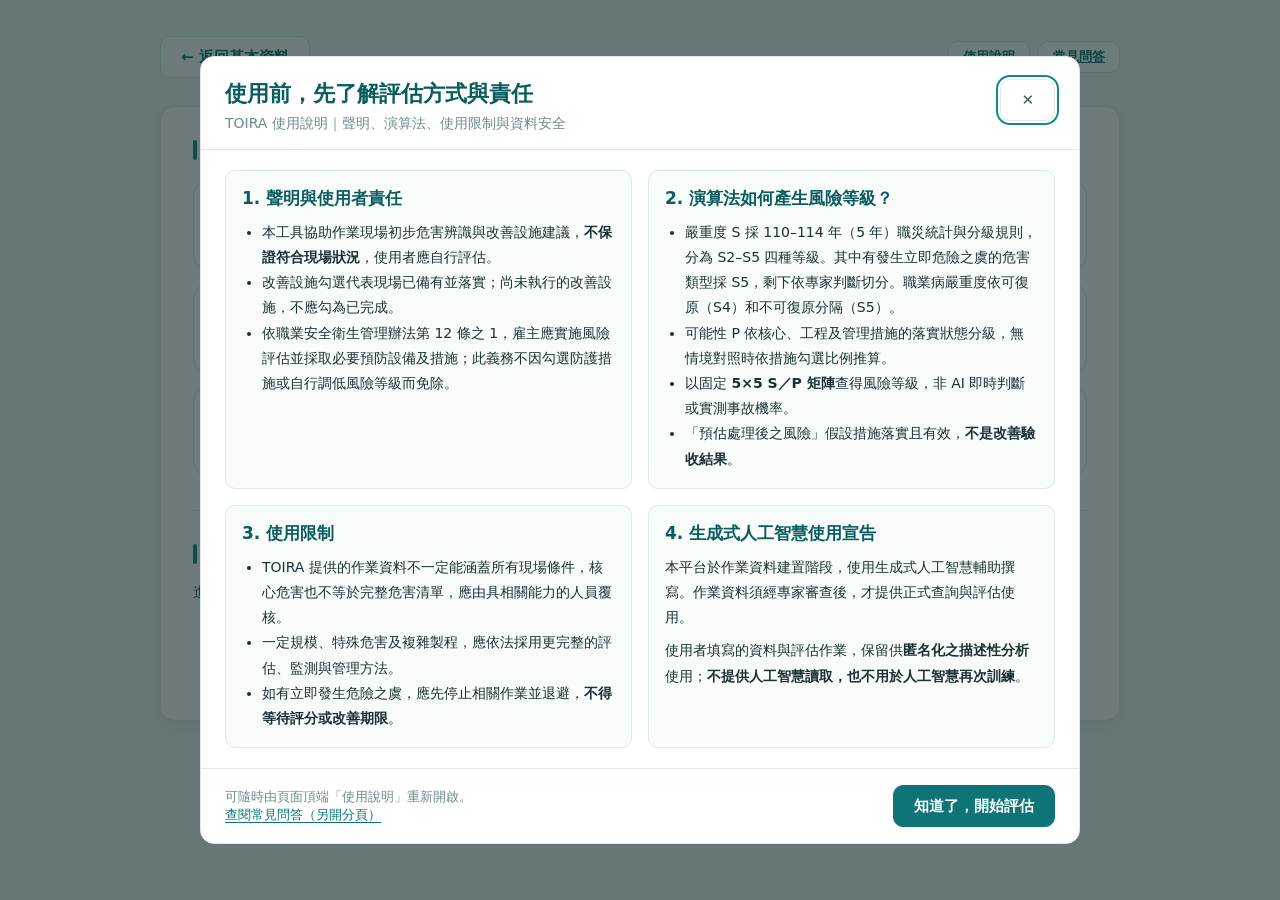
<file: Selection.html>
<!DOCTYPE html>
<html lang="zh-TW">

<head>
    <meta charset="UTF-8">
    <meta name="viewport" content="width=device-width, initial-scale=1.0">
    <title>選擇行業模板</title>
    <link rel="stylesheet" href="theme.css?v=20261013a">
    <script src="usage-guide.js?v=20261016c" defer></script>
    <style>
        body {
            padding: 36px 20px 60px;
        }

        .page {
            max-width: 960px;
            margin: 0 auto;
        }

        .page-head {
            display: flex;
            align-items: center;
            flex-wrap: wrap;
            gap: 16px;
            margin-bottom: 28px;
        }

        .page-head__help {
            display: flex;
            flex-wrap: wrap;
            align-items: center;
            gap: 8px;
            margin-left: auto;
        }

        .sheet {
            padding: 30px 32px 36px;
        }

        .industry-accordion {
            display: grid;
            gap: 14px;
        }

        .industry-accordion__item {
            border: 1px solid var(--line);
            border-radius: var(--r-lg);
            background: var(--surface);
            overflow: hidden;
        }

        .industry-accordion__item.is-open {
            border-color: var(--brand-100);
            box-shadow: var(--sh-1);
        }

        .industry-accordion__header {
            display: flex;
            width: 100%;
            align-items: flex-start;
            gap: 14px;
            padding: 18px 20px;
            border: 0;
            background: transparent;
            color: inherit;
            cursor: pointer;
            text-align: left;
            font-family: inherit;
        }

        .industry-accordion__header:hover {
            background: var(--surface-2);
        }

        .industry-accordion__chevron {
            display: inline-flex;
            flex: 0 0 auto;
            width: 1.1em;
            margin-top: 1px;
            color: var(--brand-700);
            font-size: 22px;
            font-weight: 700;
            line-height: 1;
            transform: rotate(0deg);
            transition: transform .18s ease;
        }

        .industry-accordion__item.is-open .industry-accordion__chevron {
            transform: rotate(90deg);
        }

        .industry-accordion__titles {
            display: grid;
            gap: 6px;
            min-width: 0;
        }

        .industry-accordion__titles strong {
            color: var(--brand-700);
            font-size: 17px;
            font-weight: 700;
            line-height: 1.35;
        }

        .industry-accordion__titles span {
            color: var(--muted);
            font-size: 13px;
            line-height: 1.7;
        }

        .industry-accordion__panel {
            padding: 0 16px 16px;
        }

        .industry-grid {
            display: grid;
            grid-template-columns: repeat(auto-fill, minmax(250px, 1fr));
            gap: 16px;
            padding: 18px;
            border: 1px solid var(--line);
            border-radius: var(--r-lg);
            background: var(--surface-2);
        }

        .industry-card {
            display: flex;
            min-height: 150px;
            padding: 22px 20px;
            align-items: center;
            flex-direction: column;
            justify-content: center;
            gap: 10px;
            border: 1px solid var(--line);
            border-radius: var(--r-md);
            background: var(--surface);
            color: var(--ink);
            cursor: pointer;
            text-align: center;
            font-family: inherit;
            transition: border-color .18s, box-shadow .18s, transform .18s;
        }

        .industry-card:hover {
            border-color: var(--brand-600);
            box-shadow: var(--sh-2);
            transform: translateY(-3px);
        }

        .industry-card strong {
            color: var(--brand-700);
            font-size: 17px;
        }

        .industry-card span {
            color: var(--muted);
            font-size: 13px;
            line-height: 1.7;
        }

        .industry-card small {
            color: var(--brand-600);
            font-weight: 700;
        }

        .sheet-divider {
            margin: 34px 0 28px;
            border: none;
            border-top: 1px solid var(--line);
        }

        .custom-block h2 {
            margin: 0 0 10px;
            color: var(--brand-800);
            font-size: 22px;
        }

        .custom-block p {
            margin: 0 0 24px;
            color: var(--ink-2);
            font-size: 15px;
            line-height: 1.8;
        }

        .custom-block__action {
            text-align: center;
        }

        .grid-state {
            padding: 28px 0;
            text-align: center;
            color: var(--muted);
        }

        .grid-state--error {
            color: var(--danger);
        }

        @media (max-width: 720px) {
            body {
                padding: 24px 12px 48px;
            }

            .page-head__help {
                width: 100%;
                margin-left: 0;
            }

            .sheet {
                padding: 22px 16px 28px;
            }

            .industry-grid {
                padding: 12px;
            }

            .industry-card {
                min-height: 0;
                padding: 18px 14px;
            }

            .custom-block__action .t-btn--lg {
                width: 100%;
                padding: 14px 20px;
                font-size: 16px;
            }
        }
    </style>
</head>

<body>
    <div class="page">
        <header class="page-head">
            <button class="t-btn t-btn--outline" onclick="location.href='index.html'">← 返回基本資料</button>
            <nav class="page-head__help" aria-label="使用協助">
                <button class="t-btn t-btn--outline t-btn--sm" id="usage-guide-open" type="button" onclick="openUsageGuide()" aria-haspopup="dialog" aria-controls="usage-guide">使用說明</button>
                <a class="t-btn t-btn--outline t-btn--sm" id="qa-open" href="faq.html" target="_blank" rel="noopener" aria-label="常見問答（另開分頁）">常見問答</a>
            </nav>
        </header>

        <div class="t-panel sheet">
            <h2 class="t-section-title">1. 選擇行業別模板</h2>
            <div id="sector-list" class="industry-accordion">
                <div class="grid-state">讀取資料中...</div>
            </div>

            <hr class="sheet-divider">

            <div class="custom-block">
                <h2 class="t-section-title">2. 自行組裝製程（不限行業）</h2>
                <p>進入資料庫後，可依需求自由跨行業挑選與組合製程。</p>
                <div class="custom-block__action">
                    <button class="t-btn t-btn--primary t-btn--pill t-btn--lg" onclick="startCustom()">開始執行風險評估 →</button>
                </div>
            </div>
        </div>
    </div>

    <script>
        // 與 New.html 使用相同版本網址，兩頁可重用同一份 JSON 快取。
        const DATA_VER = '20261105a';
        const INDUSTRY_MAPPING_VER = '20261104f';
        const SEVERITY_POLICY_VER = '20261011b';
        const DEFAULT_SECTOR = '製造業';
        const CONSTRUCTION_TRADE_ORDER = [
            '土方與深基礎工種',
            '主體結構工種',
            '假設工程與吊運工種',
            '外牆與高處防護工種',
            '室內裝修與包護工種',
            '機電與設備工種（MEP）',
            '景觀與公設工種',
            '共用支援與收尾工種',
        ];

        let openSectorId = null;

        Promise.all([
            fetch(`industrySectors.json?v=${DATA_VER}`, { cache: 'default' }).then(res => res.json()),
            fetch(`industryMapping.json?v=${DATA_VER}&mapping=${INDUSTRY_MAPPING_VER}`, { cache: 'default' }).then(res => res.json()),
            fetch(`tasksLibrary.json?v=${DATA_VER}&severity=${SEVERITY_POLICY_VER}`, { cache: 'default' }).then(res => res.json())
        ])
        .then(([sectors, mappings, library]) => {
            const combinedData = mappings.map(m => ({
                ...m,
                ...library[m.taskId]
            }));
            renderIndustrySections(sectors, combinedData);
        })
        .catch(err => {
            console.error(err);
            document.getElementById('sector-list').innerHTML = '<div class="grid-state grid-state--error">無法讀取資料檔案，請確認 JSON 狀態。</div>';
        });

        function resolveIndustrySector(industryName, data) {
            const sectors = [...new Set(
                data.filter(i => i.Industry === industryName).map(i => i.sector).filter(Boolean)
            )];
            return sectors[0] || DEFAULT_SECTOR;
        }

        function uniqueTaskIds(rows) {
            return [...new Set(rows.map(i => i.taskId).filter(Boolean))];
        }

        function renderIndustrySections(sectors, data) {
            const host = document.getElementById('sector-list');
            host.innerHTML = '';

            const sortedSectors = [...sectors].sort((a, b) => (a.order || 0) - (b.order || 0));
            const industries = [...new Set(data.map(item => item.Industry).filter(Boolean))];
            const industriesBySector = {};

            industries.forEach(ind => {
                const sectorId = resolveIndustrySector(ind, data);
                if (!industriesBySector[sectorId]) industriesBySector[sectorId] = [];
                industriesBySector[sectorId].push(ind);
            });

            sortedSectors.forEach(sector => {
                const members = industriesBySector[sector.id] || [];
                if (members.length === 0) return;
                if (sector.id === '營造業') {
                    members.sort((left, right) => {
                        const leftRank = CONSTRUCTION_TRADE_ORDER.indexOf(left);
                        const rightRank = CONSTRUCTION_TRADE_ORDER.indexOf(right);
                        const a = leftRank === -1 ? Number.MAX_SAFE_INTEGER : leftRank;
                        const b = rightRank === -1 ? Number.MAX_SAFE_INTEGER : rightRank;
                        return a - b || left.localeCompare(right, 'zh-Hant');
                    });
                }

                const item = document.createElement('div');
                item.className = 'industry-accordion__item';
                item.dataset.sectorId = sector.id;
                item.innerHTML = `
                    <button class="industry-accordion__header" type="button">
                        <span class="industry-accordion__chevron" aria-hidden="true">›</span>
                        <span class="industry-accordion__titles">
                            <strong>${sector.title}</strong>
                            <span>${sector.hint || ''}</span>
                        </span>
                    </button>
                    <div class="industry-accordion__panel" hidden>
                        <div class="industry-grid"></div>
                    </div>
                `;
                item.querySelector('.industry-accordion__header').onclick = () => toggleSector(sector.id);
                const grid = item.querySelector('.industry-grid');
                members.forEach(ind => grid.appendChild(createIndustryCard(ind, data)));
                host.appendChild(item);
            });
        }

        function toggleSector(sectorId) {
            openSectorId = openSectorId === sectorId ? null : sectorId;
            document.querySelectorAll('.industry-accordion__item').forEach(item => {
                const open = item.dataset.sectorId === openSectorId;
                item.classList.toggle('is-open', open);
                const panel = item.querySelector('.industry-accordion__panel');
                if (panel) panel.hidden = !open;
            });
        }

        function createIndustryCard(industryName, data) {
            const rows = data.filter(i => i.Industry === industryName);
            const taskIds = uniqueTaskIds(rows);
            const names = [...new Set(rows.map(i => i.taskName).filter(Boolean))];
            const preview = names.slice(0, 3).join('、');
            const card = document.createElement('button');
            card.className = 'industry-card';
            card.type = 'button';
            card.innerHTML = `
                <strong>${industryName}</strong>
                <span>包含：${preview}${names.length > 3 ? ' 等…' : ''}</span>
                <small>${taskIds.length} 項作業</small>
            `;
            card.onclick = () => startAssessment(taskIds, industryName);
            return card;
        }

        function startCustom() {
            startAssessment([], '自選製程');
        }

        function startAssessment(idArray, industryName) {
            sessionStorage.setItem('initTasks', JSON.stringify(idArray));
            sessionStorage.setItem('industryName', industryName);
            window.location.href = `New.html?v=${DATA_VER}`;
        }
    </script>
</body>

</html>
</file>
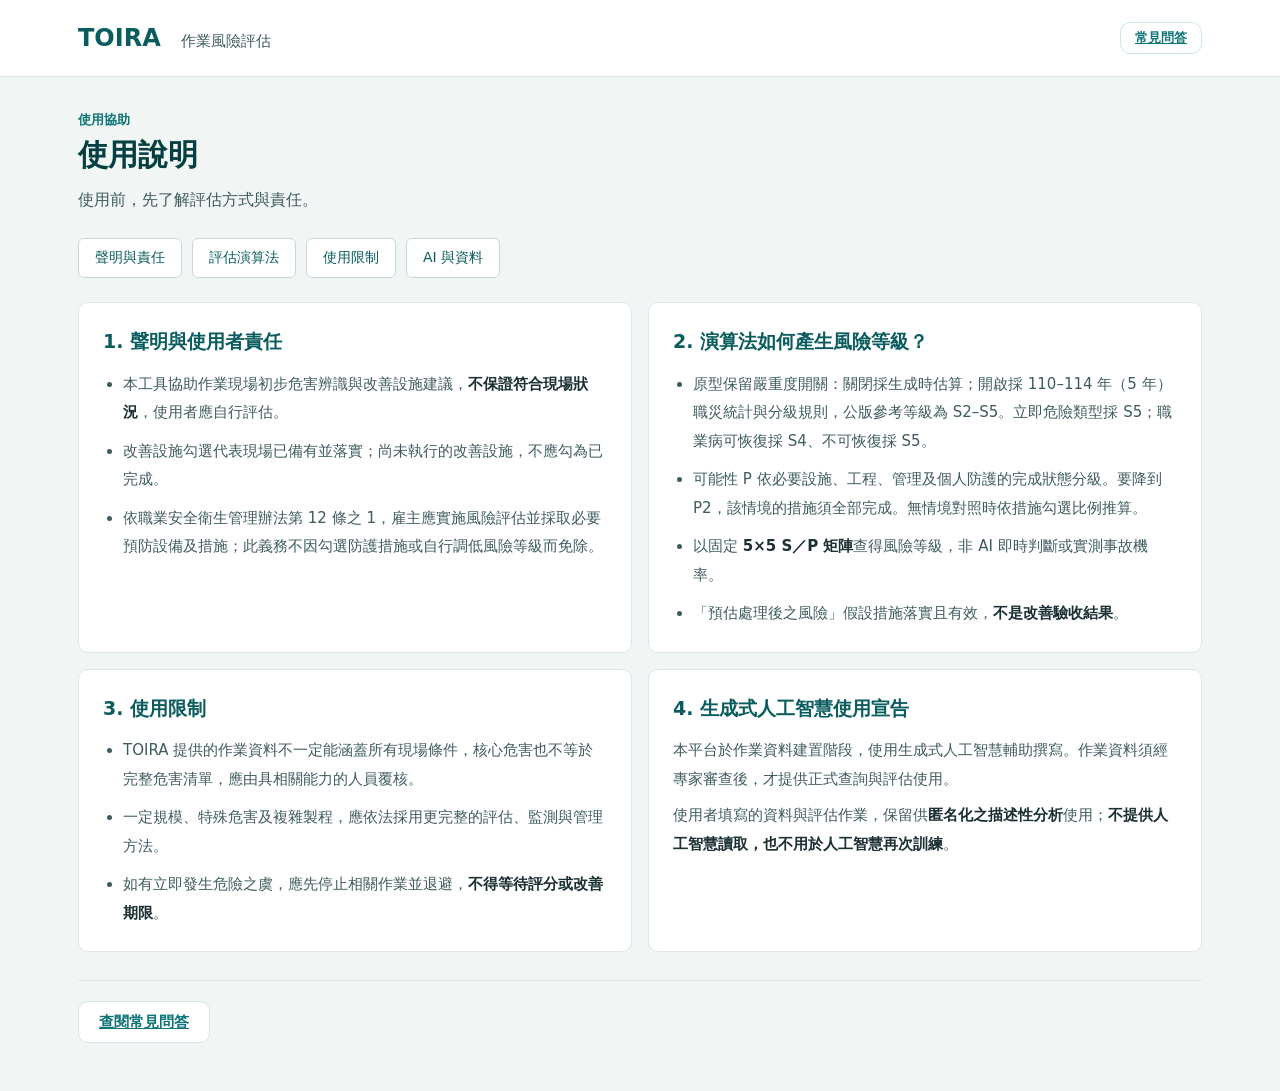
<file: deployment/toira-usage-guide.html>
<!DOCTYPE html>
<html lang="zh-TW">
<head>
<meta charset="UTF-8">
<meta name="viewport" content="width=device-width,initial-scale=1">
<title>TOIRA 使用說明</title>
<style>
/* ==========================================================================
   TOIRA 原型共用樣式
   所有頁面共用的設計變數與基礎元件，各頁只保留版面專屬樣式。
   ========================================================================== */

:root {
    /* 品牌色 */
    --brand-900: #063f41;
    --brand-800: #0a5c5e;
    --brand-700: #0e7477;
    --brand-600: #12898b;
    --brand-500: #1a9f9d;
    --brand-100: #cfe8e7;
    --brand-50: #eaf5f4;

    /* 中性色 */
    --ink: #1c3033;
    --ink-2: #3f5b5e;
    --muted: #6f8a8c;
    --line: #dde8e7;
    --line-strong: #c6d8d7;
    --surface: #ffffff;
    --surface-2: #f7fbfa;
    --bg: #f1f6f5;

    /* 語意色 */
    --danger: #c94134;
    --danger-tint: #fdeceb;
    --success: #12855c;
    --success-tint: #e8f6f0;
    --warn: #c97d1a;
    --warn-tint: #fdf3e5;
    --warn-line: #eed9b0;
    --warn-ink: #7a5210;

    /* 風險等級（沿用標準風險矩陣配色） */
    --risk-5: #c0392b;
    --risk-4: #e07b21;
    --risk-3: #f1c40f;
    --risk-2: #b4c6e7;
    --risk-1: #27ae60;
    --risk-0: #e2e8e7;

    --r-sm: 6px;
    --r-md: 10px;
    --r-lg: 14px;
    --r-xl: 20px;
    --r-pill: 999px;

    --sh-1: 0 1px 2px rgba(12, 52, 54, .06);
    --sh-2: 0 4px 16px rgba(12, 52, 54, .08);
    --sh-3: 0 16px 40px rgba(12, 52, 54, .16);

    --focus-ring: 0 0 0 3px rgba(14, 116, 119, .18);

    --font-sans: "Noto Sans TC", "PingFang TC", "Microsoft JhengHei", "Segoe UI", system-ui, sans-serif;
}

.usage-guide__note { font-size: 13px; color: var(--ink-2); line-height: 1.7; }
.usage-guide__footer a { color: var(--brand-700); text-underline-offset: 3px; }
.assessment-duty-note { padding: 12px 16px; margin: 0 0 18px; border-left: 3px solid var(--danger); background: var(--surface); color: var(--danger); font-size: 13px; line-height: 1.8; }
.assessment-duty-note a { color: var(--brand-700); margin-left: 6px; text-underline-offset: 3px; }

/* --------------------------------------------------------------- 基礎 */

*,
*::before,
*::after {
    box-sizing: border-box;
}

body {
    font-family: var(--font-sans);
    background-color: var(--bg);
    color: var(--ink);
    margin: 0;
    -webkit-font-smoothing: antialiased;
}

/* 元件的 display 會蓋掉瀏覽器預設的 [hidden]，故在此補強 */
[hidden] {
    display: none !important;
}

::selection {
    background: var(--brand-100);
    color: var(--brand-900);
}

:focus-visible {
    outline: 2px solid var(--brand-600);
    outline-offset: 2px;
}

/* 細捲軸，避免側欄與長清單出現粗重的系統捲軸 */
* {
    scrollbar-width: thin;
    scrollbar-color: var(--line-strong) transparent;
}

*::-webkit-scrollbar {
    width: 8px;
    height: 8px;
}

*::-webkit-scrollbar-thumb {
    background: var(--line-strong);
    border-radius: var(--r-pill);
}

*::-webkit-scrollbar-track {
    background: transparent;
}

/* --------------------------------------------------------------- 按鈕 */

.t-btn {
    display: inline-flex;
    align-items: center;
    justify-content: center;
    gap: 8px;
    padding: 11px 20px;
    border: 1px solid transparent;
    border-radius: var(--r-md);
    background: transparent;
    font-family: inherit;
    font-size: 15px;
    font-weight: 600;
    line-height: 1.2;
    color: var(--ink);
    cursor: pointer;
    white-space: nowrap;
    transition: background-color .18s, border-color .18s, color .18s, box-shadow .18s, transform .18s;
}

.t-btn:disabled {
    cursor: not-allowed;
    opacity: .55;
}

.t-btn--primary {
    background: var(--brand-700);
    border-color: var(--brand-700);
    color: #fff;
    box-shadow: var(--sh-1);
}

.t-btn--primary:hover:not(:disabled) {
    background: var(--brand-800);
    border-color: var(--brand-800);
}

.t-btn--outline {
    background: var(--surface);
    border-color: var(--brand-100);
    color: var(--brand-700);
}

.t-btn--outline:hover:not(:disabled) {
    background: var(--brand-50);
    border-color: var(--brand-600);
}

.t-btn--ghost {
    background: transparent;
    border-color: var(--line);
    color: var(--ink-2);
}

.t-btn--ghost:hover:not(:disabled) {
    background: var(--surface-2);
    border-color: var(--line-strong);
}

.t-btn--success {
    background: var(--success);
    border-color: var(--success);
    color: #fff;
}

.t-btn--success:hover:not(:disabled) {
    background: #0e6d4b;
    border-color: #0e6d4b;
}

.t-btn--danger {
    background: var(--danger-tint);
    border-color: transparent;
    color: var(--danger);
}

.t-btn--danger:hover:not(:disabled) {
    background: var(--danger);
    color: #fff;
}

.t-btn--pill {
    border-radius: var(--r-pill);
}

.t-btn--lg {
    padding: 16px 34px;
    font-size: 17px;
}

.t-btn--sm {
    padding: 7px 14px;
    font-size: 13px;
}

/* --------------------------------------------------------------- 容器 */

.t-panel {
    background: var(--surface);
    border: 1px solid var(--line);
    border-radius: var(--r-lg);
    box-shadow: var(--sh-2);
}

/* 標題左側的品牌色色條 */
.t-section-title {
    display: flex;
    align-items: center;
    gap: 12px;
    margin: 0 0 18px;
    font-size: 19px;
    font-weight: 700;
    color: var(--brand-800);
}

.t-section-title::before {
    content: '';
    width: 4px;
    height: 20px;
    border-radius: var(--r-pill);
    background: var(--brand-600);
    flex-shrink: 0;
}

/* --------------------------------------------------------------- 標籤 */

.t-badge {
    display: inline-flex;
    align-items: center;
    gap: 6px;
    padding: 6px 14px;
    border-radius: var(--r-sm);
    font-size: 14px;
    font-weight: 600;
    line-height: 1.3;
}

.t-badge--onbrand {
    background: rgba(255, 255, 255, .14);
    border: 1px solid rgba(255, 255, 255, .22);
    color: #fff;
}

/* --------------------------------------------------------------- 頁首 */

.t-app-bar {
    position: sticky;
    top: 0;
    z-index: 900;
    padding: 16px 24px 0;
    background: linear-gradient(100deg, var(--brand-700), var(--brand-800));
    color: #fff;
    box-shadow: 0 2px 14px rgba(6, 63, 65, .22);
}

.t-app-bar__row {
    display: flex;
    justify-content: space-between;
    align-items: center;
    gap: 16px;
    margin-bottom: 14px;
}

.t-app-bar__title {
    margin: 0;
    font-size: 23px;
    font-weight: 700;
    letter-spacing: .3px;
}

.t-tabs {
    display: flex;
    gap: 6px;
}

.t-tab {
    padding: 11px 22px;
    border: none;
    border-radius: var(--r-md) var(--r-md) 0 0;
    background: rgba(255, 255, 255, .12);
    font-family: inherit;
    font-size: 15px;
    font-weight: 600;
    color: rgba(255, 255, 255, .82);
    cursor: pointer;
    transition: background-color .18s, color .18s;
}

.t-tab:hover {
    background: rgba(255, 255, 255, .22);
    color: #fff;
}

.t-tab.active {
    background: var(--bg);
    color: var(--brand-800);
}

/* --------------------------------------------------------------- 表單 */

.t-input {
    width: 100%;
    padding: 13px 15px;
    border: 1px solid var(--line-strong);
    border-radius: var(--r-md);
    background: var(--surface);
    font-family: inherit;
    font-size: 15px;
    color: var(--ink);
    transition: border-color .18s, box-shadow .18s;
}

.t-input::placeholder {
    color: var(--muted);
}

.t-input:focus {
    outline: none;
    border-color: var(--brand-600);
    box-shadow: var(--focus-ring);
}

/* --------------------------------------------------------------- 提示 */

.t-note {
    display: flex;
    align-items: flex-start;
    gap: 12px;
    padding: 16px 20px;
    border: 1px solid var(--brand-100);
    border-left: 4px solid var(--brand-600);
    border-radius: var(--r-md);
    background: var(--brand-50);
    font-size: 15px;
    line-height: 1.85;
    color: var(--ink-2);
}

/* --------------------------------------------------------------- 浮動訊息 */

.t-toast-host {
    position: fixed;
    right: 24px;
    bottom: 24px;
    z-index: 1200;
    display: flex;
    flex-direction: column;
    gap: 10px;
}

.t-toast {
    padding: 14px 20px;
    border-radius: var(--r-md);
    border-left: 4px solid var(--brand-600);
    background: var(--surface);
    box-shadow: var(--sh-3);
    font-size: 14px;
    font-weight: 600;
    color: var(--ink);
    transform: translateX(120%);
    transition: transform .3s cubic-bezier(.4, 0, .2, 1);
}

.t-toast.show {
    transform: translateX(0);
}

.t-toast--success {
    border-left-color: var(--success);
}

.t-toast--error {
    border-left-color: var(--danger);
}

/* 共用使用說明圖卡 */
        .usage-guide-trigger { color: #fff; border: 1px solid rgba(255,255,255,.5); background: transparent; }
        .usage-guide-trigger:hover { color: var(--brand-900); background: var(--surface); }
        .usage-guide { width: min(880px, calc(100% - 32px)); max-height: 88vh; padding: 0; border: 1px solid var(--line); border-radius: var(--r-lg); color: var(--ink); background: var(--surface); }
        .usage-guide[open] { display: flex; flex-direction: column; }
        .usage-guide::backdrop { background: rgba(12,35,38,.6); }
        .usage-guide__header { display: flex; align-items: flex-start; justify-content: space-between; gap: 12px; padding: 22px 24px 16px; border-bottom: 1px solid var(--line); flex-shrink: 0; }
        .usage-guide__header h2 { margin: 0 0 6px; font-size: 22px; color: var(--brand-800); }
        .usage-guide__header p { margin: 0; font-size: 14px; color: var(--muted); }
        .usage-guide__body { overflow-y: auto; min-height: 0; padding: 20px 24px; }
        .usage-guide__status { margin: 0 0 16px; padding: 10px 12px; border-radius: var(--r-sm); color: var(--warn-ink); background: var(--warn-tint); font-size: 14px; line-height: 1.7; }
        .usage-guide__grid { display: grid; grid-template-columns: repeat(2, minmax(0, 1fr)); gap: 16px; }
        .usage-guide__card { padding: 16px; border: 1px solid var(--line); border-radius: var(--r-md); background: var(--surface-2); }
        .usage-guide__card h3 { margin: 0 0 10px; font-size: 17px; color: var(--brand-800); }
        .usage-guide__card p, .usage-guide__card li { font-size: 14px; line-height: 1.8; }
        .usage-guide__card p { margin: 8px 0 0; }
        .usage-guide__card ul { padding-left: 20px; margin: 0; }
        .usage-guide__card strong { color: var(--ink); }
        .usage-guide__footer { display: flex; justify-content: space-between; align-items: center; gap: 16px; padding: 16px 24px; border-top: 1px solid var(--line); flex-shrink: 0; }
        .usage-guide__footer span { color: var(--muted); font-size: 13px; }
        @media (max-width: 640px) {
            .usage-guide__grid { grid-template-columns: 1fr; }
            .usage-guide__header, .usage-guide__body, .usage-guide__footer { padding: 16px; }
            .usage-guide__footer { align-items: stretch; flex-direction: column; gap: 8px; }
            .usage-guide__footer .t-btn { width: 100%; }
        }

@media print { .usage-guide { display: none !important; } }

.qa-header { background: var(--surface); border-bottom: 1px solid var(--line); }
.qa-header-inner { max-width: 1180px; margin: auto; padding: 22px 28px; display: flex; justify-content: space-between; align-items: center; gap: 20px; }
.qa-brand { color: var(--brand-800); font-size: 24px; font-weight: 800; text-decoration: none; }
.qa-brand span { margin-left: 12px; color: var(--ink-2); font-size: 15px; font-weight: 500; }
.qa-main { max-width: 1180px; margin: auto; padding: 34px 28px 48px; }
.qa-page-title { display: flex; justify-content: space-between; align-items: flex-end; gap: 20px; margin-bottom: 24px; }
.qa-eyebrow { font-size: 13px; color: var(--brand-700); font-weight: 700; margin: 0 0 6px; }
.qa-page-title h1 { margin: 0; color: var(--brand-900); font-size: 30px; }
.qa-page-title h1 span { margin-left: 12px; font-size: 23px; color: var(--brand-700); }
.qa-page-title p:not(.qa-eyebrow) { margin: 10px 0 0; color: var(--ink-2); }
.qa-page-title small { white-space: nowrap; color: var(--ink-2); }
.qa-search { padding: 22px 24px; border: 1px solid var(--line-strong); border-radius: var(--r-lg); background: var(--surface); margin-bottom: 28px; }
.qa-search label { display: block; margin-bottom: 10px; font-size: 15px; font-weight: 700; }
.qa-search-row { display: flex; gap: 10px; }
.qa-search-row input { min-width: 0; flex: 1; }
.qa-search-row button { flex-shrink: 0; }
.qa-search p { margin: 10px 0 0; font-size: 13px; color: var(--ink-2); }
.qa-layout { display: grid; grid-template-columns: 220px minmax(0,1fr); gap: 28px; align-items: start; }
.qa-sidebar { position: sticky; top: 20px; }
.qa-sidebar h2 { margin: 6px 0 12px; color: var(--ink-2); font-size: 14px; }
.qa-categories { display: grid; gap: 6px; }
.qa-category { font: inherit; display: flex; justify-content: space-between; gap: 10px; width: 100%; padding: 13px 15px; border: 1px solid transparent; border-radius: var(--r-md); cursor: pointer; text-align: left; color: var(--ink-2); background: transparent; }
.qa-category b { font-size: 13px; font-weight: 500; }
.qa-category:hover { background: var(--brand-50); }
.qa-category.active { border-color: var(--brand-100); background: var(--brand-50); color: var(--brand-800); font-weight: 700; }
.qa-sidebar > p { margin: 22px 12px; font-size: 13px; line-height: 1.7; color: var(--ink-2); }
.qa-results { min-width: 0; scroll-margin-top: 20px; }
.qa-toolbar { display: flex; justify-content: space-between; align-items: center; gap: 12px; margin-bottom: 22px; font-size: 14px; }
.qa-toolbar p { margin: 0; overflow-wrap: anywhere; }
.qa-toolbar > div { display: flex; flex-shrink: 0; gap: 12px; }
.qa-toolbar button, .qa-answer-actions button { padding: 5px 0; border: 0; font: inherit; color: var(--brand-700); background: none; cursor: pointer; text-decoration: underline; text-underline-offset: 3px; }
.qa-toolbar button:disabled { color: var(--ink-2); opacity: .55; cursor: default; }
.qa-group { margin-bottom: 30px; }
.qa-group-head { display: flex; align-items: center; justify-content: space-between; gap: 16px; margin-bottom: 12px; }
.qa-group-head h2 { margin: 0; font-size: 19px; color: var(--brand-900); }
.qa-group-count { font-size: 13px; color: var(--ink-2); }
.qa-item { margin: 0 0 10px; border: 1px solid var(--line-strong); border-radius: var(--r-md); background: var(--surface); scroll-margin-top: 24px; overflow: hidden; }
.qa-item > summary { padding: 19px 20px; display: flex; align-items: center; gap: 14px; font-size: 16px; font-weight: 700; line-height: 1.6; cursor: pointer; list-style: none; }
.qa-item > summary::-webkit-details-marker, .qa-law > summary::-webkit-details-marker { display: none; }
.qa-item > summary:hover { background: var(--surface-2); }
.qa-item[open] > summary { border-bottom: 1px solid var(--line); }
.qa-number { color: var(--brand-700); font-size: 13px; min-width: 28px; }
.qa-question { flex: 1; }
.qa-law-badge { font-size: 11px; padding: 2px 6px; color: var(--brand-700); background: var(--brand-50); border-radius: 4px; white-space: nowrap; }
.qa-toggle { width: 12px; height: 12px; position: relative; flex-shrink: 0; }
.qa-toggle::before, .qa-toggle::after { content: ''; position: absolute; top: 5px; left: 0; width: 12px; height: 2px; background: var(--brand-700); }
.qa-toggle::after { transform: rotate(90deg); }
.qa-item[open] > summary .qa-toggle::after { transform: rotate(0); }
.qa-answer { padding: 4px 22px 18px 62px; font-size: 15px; line-height: 1.9; color: var(--ink-2); }
.qa-answer p { margin: 14px 0; }
.qa-answer a, .usage-guide a { color: var(--brand-700); text-underline-offset: 3px; }
.qa-law { margin: 18px 0 8px; border: 1px solid var(--line); border-radius: var(--r-sm); background: var(--surface-2); }
.qa-law > summary { padding: 12px 14px; cursor: pointer; font-size: 13px; color: var(--brand-800); }
.qa-law-body { padding: 0 16px 16px; border-top: 1px solid var(--line); font-size: 14px; }
.qa-law-body small { color: var(--ink-2); }
.qa-answer-actions { display: flex; align-items: center; justify-content: flex-end; gap: 20px; margin-top: 16px; font-size: 13px; }
.qa-empty { padding: 44px 20px; text-align: center; background: var(--surface); border: 1px solid var(--line); border-radius: var(--r-md); }
.qa-empty h2 { font-size: 20px; margin: 0 0 10px; }
.qa-empty p { color: var(--ink-2); margin-bottom: 22px; }
.qa-footnote { border-top: 1px solid var(--line); padding-top: 20px; margin: 30px 0 0; font-size: 13px; line-height: 1.8; color: var(--ink-2); }
.qa-skip { position: absolute; left: 16px; top: -80px; z-index: 5; background: var(--surface); color: var(--brand-800); padding: 12px; }
.qa-skip:focus { top: 8px; }
.qa-answer-list { padding-left: 22px; margin: 14px 0; }
.qa-answer-list li + li { margin-top: 7px; }
.qa-figure-details { margin: 20px 0 12px; border: 1px solid var(--line-strong); border-radius: var(--r-md); background: var(--surface-2); overflow: hidden; }
.qa-figure-details > summary { cursor: pointer; padding: 12px 16px; color: var(--brand-800); font-size: 14px; font-weight: 600; }
.qa-figure-details > summary span { margin-left: 12px; font-size: 12px; font-weight: 400; color: var(--ink-2); }
.qa-figure { margin: 0; padding: 0 14px 14px; }
.qa-image-trigger { position: relative; display: block; border: 1px solid var(--line); border-radius: var(--r-sm); background: #fff; overflow: hidden; }
.qa-image-trigger img { display: block; width: 100%; height: auto; max-height: 440px; object-fit: contain; }
.qa-image-hint { position: absolute; bottom: 8px; right: 8px; padding: 3px 10px; color: #fff; background: var(--brand-800); border-radius: 4px; font-size: 12px; }
.qa-figure figcaption { margin-top: 10px; font-size: 12px; line-height: 1.7; color: var(--ink-2); }
.qa-image-viewer { width: min(1120px, calc(100vw - 32px)); max-width: none; max-height: calc(100dvh - 32px); padding: 0; color: var(--ink); background: var(--surface); border: 0; border-radius: var(--r-lg); box-shadow: var(--sh-3); }
.qa-image-viewer::backdrop { background: rgba(7, 40, 42, .65); }
.qa-image-viewer__header { display: flex; align-items: flex-start; justify-content: space-between; gap: 16px; padding: 18px 20px 12px; }
.qa-image-viewer h2 { margin: 0; color: var(--brand-900); font-size: 19px; }
.qa-image-viewer__header p { margin: 5px 0 0; color: var(--ink-2); font-size: 12px; }
.qa-image-viewer__header button { flex-shrink: 0; }
.qa-image-viewer__tools { display: flex; justify-content: space-between; align-items: center; gap: 12px; padding: 0 20px; font-size: 13px; }
.qa-image-viewer__tools > div { display: flex; gap: 8px; }
.qa-image-viewer__tools button { padding: 7px 12px; font: inherit; color: var(--brand-800); background: var(--surface); border: 1px solid var(--line-strong); border-radius: var(--r-sm); cursor: pointer; }
.qa-image-viewer__tools button[aria-pressed="true"] { background: var(--brand-50); border-color: var(--brand-600); }
.qa-image-viewer a { color: var(--brand-700); text-underline-offset: 3px; }
#qaImageHelp { padding: 0 20px; margin: 9px 0 12px; color: var(--ink-2); font-size: 12px; }
.qa-image-viewer__viewport { padding: 12px; overflow: auto; max-height: calc(100dvh - 185px); background: var(--surface-2); border-top: 1px solid var(--line); overscroll-behavior: contain; }
.qa-image-viewer__viewport img { display: block; width: 100%; max-height: calc(100dvh - 215px); object-fit: contain; margin: 0 auto; }
.qa-image-viewer__viewport.is-original-size img { width: auto; max-width: none; max-height: none; margin: 0; }
.qa-image-error { padding: 8px 20px; font-size: 14px; color: var(--danger); }
@media (max-width: 720px) {
 .qa-header-inner { padding: 18px 16px; gap: 10px; }
 .qa-brand { font-size: 21px; }
 .qa-brand span { display: none; }
 .qa-main { padding: 24px 16px 36px; }
 .qa-page-title { align-items: flex-start; flex-direction: column; gap: 12px; }
 .qa-page-title h1 { font-size: 27px; }
 .qa-search { padding: 18px 16px; margin-bottom: 20px; }
 .qa-search-row { flex-wrap: wrap; }
 .qa-search-row input { flex-basis: 100%; }
 .qa-layout { grid-template-columns: minmax(0,1fr); gap: 20px; }
 .qa-sidebar { position: static; }
 .qa-categories { grid-template-columns: repeat(2,minmax(0,1fr)); gap: 6px; }
 .qa-category { border-color: var(--line); padding: 11px 12px; background: var(--surface); font-size: 14px; }
 .qa-sidebar > p { display: none; }
 .qa-toolbar { align-items: flex-start; flex-direction: column; gap: 8px; }
 .qa-item > summary { padding: 16px 14px; gap: 9px; font-size: 15px; }
 .qa-law-badge { display: none; }
 .qa-answer { padding: 0 16px 16px; font-size: 14px; }
 .qa-figure-details > summary { padding: 11px 12px; }
 .qa-figure-details > summary span { display: block; margin: 2px 0 0 18px; }
 .qa-image-viewer { width: calc(100vw - 20px); max-height: calc(100dvh - 20px); }
 .qa-image-viewer__header { padding: 16px 14px 10px; gap: 10px; }
 .qa-image-viewer h2 { font-size: 16px; }
 .qa-image-viewer__tools { padding: 0 14px; flex-wrap: wrap; }
 #qaImageHelp { padding: 0 14px; }
 .qa-image-viewer__viewport { max-height: calc(100dvh - 220px); }
 .qa-image-viewer__viewport img { max-height: calc(100dvh - 250px); }
}

.guide-main { max-width: 1180px; margin: auto; padding: 34px 28px 48px; }
.guide-title { margin: 0 0 24px; }
.guide-title h1 { margin: 0; color: var(--brand-900); font-size: 30px; }
.guide-title > p:last-child { margin: 10px 0 0; color: var(--ink-2); line-height: 1.8; }
.guide-nav { display: flex; flex-wrap: wrap; gap: 10px; margin: 0 0 24px; }
.guide-nav a { padding: 10px 16px; border: 1px solid var(--line-strong); border-radius: var(--r-sm); background: var(--surface); color: var(--brand-800); font-size: 14px; text-decoration: none; }
.guide-nav a:hover { background: var(--brand-50); }
.guide-main .usage-guide__card { background: var(--surface); padding: 24px; scroll-margin-top: 20px; }
.guide-main .usage-guide__card h2 { margin: 0 0 14px; color: var(--brand-800); font-size: 19px; line-height: 1.5; }
.guide-main .usage-guide__card p, .guide-main .usage-guide__card li { font-size: 15px; line-height: 1.9; color: var(--ink-2); }
.guide-main .usage-guide__card li + li { margin-top: 10px; }
.guide-footer { margin-top: 28px; padding: 20px 0 0; border-top: 1px solid var(--line); }
@media (max-width: 720px) {
 .guide-main { padding: 24px 16px 36px; }
 .guide-title h1 { font-size: 27px; }
 .guide-nav { display: grid; grid-template-columns: repeat(2,minmax(0,1fr)); gap: 8px; }
 .guide-nav a { text-align: center; }
 .guide-main .usage-guide__grid { grid-template-columns: minmax(0,1fr); }
 .guide-main .usage-guide__card { padding: 20px; }
 .guide-main .usage-guide__card p, .guide-main .usage-guide__card li { font-size: 14px; }
}
@media print { .guide-nav, .guide-footer, .qa-header, .qa-skip { display: none; } .guide-main { padding: 0; } .usage-guide__grid { display: block; } .usage-guide__card { margin-bottom: 12px; break-inside: avoid; } }

</style>
</head>
<body class="guide-page">
<a class="qa-skip" href="#guideContent">跳至使用說明內容</a>
<header class="qa-header">
<div class="qa-header-inner">
<div class="qa-brand">TOIRA <span>作業風險評估</span></div>
<a class="t-btn t-btn--outline t-btn--sm" href="toira-faq.html">常見問答</a>
</div>
</header>
<main class="guide-main" id="guideContent">
<div class="guide-title">
<p class="qa-eyebrow">使用協助</p>
<h1>使用說明</h1>
<p>使用前，先了解評估方式與責任。</p>
</div>
<nav class="guide-nav" aria-label="使用說明章節">
<a href="#responsibility">聲明與責任</a>
<a href="#algorithm">評估演算法</a>
<a href="#limits">使用限制</a>
<a href="#ai-data">AI 與資料</a>
</nav>
<div class="usage-guide__grid">
<section class="usage-guide__card" id="responsibility">
                    <h2>1. 聲明與使用者責任</h2>
                    <ul>
                        <li>本工具協助作業現場初步危害辨識與改善設施建議，<strong>不保證符合現場狀況</strong>，使用者應自行評估。</li>
                        <li>改善設施勾選代表現場已備有並落實；尚未執行的改善設施，不應勾為已完成。</li>
                        <li>依職業安全衛生管理辦法第 12 條之 1，雇主應實施風險評估並採取必要預防設備及措施；此義務不因勾選防護措施或自行調低風險等級而免除。</li>
                    </ul>
                </section>
<section class="usage-guide__card" id="algorithm">
                    <h2>2. 演算法如何產生風險等級？</h2>
                    <ul>
                        <li>原型保留嚴重度開關：關閉採生成時估算；開啟採 110–114 年（5 年）職災統計與分級規則，公版參考等級為 S2–S5。立即危險類型採 S5；職業病可恢復採 S4、不可恢復採 S5。</li>
                        <li>可能性 P 依必要設施、工程、管理及個人防護的完成狀態分級。要降到 P2，該情境的措施須全部完成。無情境對照時依措施勾選比例推算。</li>
                        <li>以固定 <strong>5×5 S／P 矩陣</strong>查得風險等級，非 AI 即時判斷或實測事故機率。</li>
                        <li>「預估處理後之風險」假設措施落實且有效，<strong>不是改善驗收結果</strong>。</li>
                    </ul>
                </section>
<section class="usage-guide__card" id="limits">
                    <h2>3. 使用限制</h2>
                    <ul>
                        <li>TOIRA 提供的作業資料不一定能涵蓋所有現場條件，核心危害也不等於完整危害清單，應由具相關能力的人員覆核。</li>
                        <li>一定規模、特殊危害及複雜製程，應依法採用更完整的評估、監測與管理方法。</li>
                        <li>如有立即發生危險之虞，應先停止相關作業並退避，<strong>不得等待評分或改善期限</strong>。</li>
                    </ul>
                </section>
<section class="usage-guide__card" id="ai-data">
                    <h2>4. 生成式人工智慧使用宣告</h2>
                    <p>本平台於作業資料建置階段，使用生成式人工智慧輔助撰寫。作業資料須經專家審查後，才提供正式查詢與評估使用。</p>
                    <p>使用者填寫的資料與評估作業，保留供<strong>匿名化之描述性分析</strong>使用；<strong>不提供人工智慧讀取，也不用於人工智慧再次訓練</strong>。</p>
                </section>
</div>
<footer class="guide-footer">
<a class="t-btn t-btn--outline" href="toira-faq.html">查閱常見問答</a>
</footer>
</main>
</body>
</html>
</file>
<file: theme.css>
/* ==========================================================================
   TOIRA 原型共用樣式
   所有頁面共用的設計變數與基礎元件，各頁只保留版面專屬樣式。
   ========================================================================== */

:root {
    /* 品牌色 */
    --brand-900: #063f41;
    --brand-800: #0a5c5e;
    --brand-700: #0e7477;
    --brand-600: #12898b;
    --brand-500: #1a9f9d;
    --brand-100: #cfe8e7;
    --brand-50: #eaf5f4;

    /* 中性色 */
    --ink: #1c3033;
    --ink-2: #3f5b5e;
    --muted: #6f8a8c;
    --line: #dde8e7;
    --line-strong: #c6d8d7;
    --surface: #ffffff;
    --surface-2: #f7fbfa;
    --bg: #f1f6f5;

    /* 語意色 */
    --danger: #c94134;
    --danger-tint: #fdeceb;
    --success: #12855c;
    --success-tint: #e8f6f0;
    --warn: #c97d1a;
    --warn-tint: #fdf3e5;
    --warn-line: #eed9b0;
    --warn-ink: #7a5210;

    /* 風險等級（沿用標準風險矩陣配色） */
    --risk-5: #c0392b;
    --risk-4: #e07b21;
    --risk-3: #f1c40f;
    --risk-2: #b4c6e7;
    --risk-1: #27ae60;
    --risk-0: #e2e8e7;

    --r-sm: 6px;
    --r-md: 10px;
    --r-lg: 14px;
    --r-xl: 20px;
    --r-pill: 999px;

    --sh-1: 0 1px 2px rgba(12, 52, 54, .06);
    --sh-2: 0 4px 16px rgba(12, 52, 54, .08);
    --sh-3: 0 16px 40px rgba(12, 52, 54, .16);

    --focus-ring: 0 0 0 3px rgba(14, 116, 119, .18);

    --font-sans: "Noto Sans TC", "PingFang TC", "Microsoft JhengHei", "Segoe UI", system-ui, sans-serif;
}

.usage-guide__note { font-size: 13px; color: var(--ink-2); line-height: 1.7; }
.usage-guide__footer a { color: var(--brand-700); text-underline-offset: 3px; }
.assessment-duty-note { padding: 12px 16px; margin: 0 0 18px; border-left: 3px solid var(--danger); background: var(--surface); color: var(--danger); font-size: 13px; line-height: 1.8; }
.assessment-duty-note a { color: var(--brand-700); margin-left: 6px; text-underline-offset: 3px; }

/* --------------------------------------------------------------- 基礎 */

*,
*::before,
*::after {
    box-sizing: border-box;
}

body {
    font-family: var(--font-sans);
    background-color: var(--bg);
    color: var(--ink);
    margin: 0;
    -webkit-font-smoothing: antialiased;
}

/* 元件的 display 會蓋掉瀏覽器預設的 [hidden]，故在此補強 */
[hidden] {
    display: none !important;
}

::selection {
    background: var(--brand-100);
    color: var(--brand-900);
}

:focus-visible {
    outline: 2px solid var(--brand-600);
    outline-offset: 2px;
}

/* 細捲軸，避免側欄與長清單出現粗重的系統捲軸 */
* {
    scrollbar-width: thin;
    scrollbar-color: var(--line-strong) transparent;
}

*::-webkit-scrollbar {
    width: 8px;
    height: 8px;
}

*::-webkit-scrollbar-thumb {
    background: var(--line-strong);
    border-radius: var(--r-pill);
}

*::-webkit-scrollbar-track {
    background: transparent;
}

/* --------------------------------------------------------------- 按鈕 */

.t-btn {
    display: inline-flex;
    align-items: center;
    justify-content: center;
    gap: 8px;
    padding: 11px 20px;
    border: 1px solid transparent;
    border-radius: var(--r-md);
    background: transparent;
    font-family: inherit;
    font-size: 15px;
    font-weight: 600;
    line-height: 1.2;
    color: var(--ink);
    cursor: pointer;
    white-space: nowrap;
    transition: background-color .18s, border-color .18s, color .18s, box-shadow .18s, transform .18s;
}

.t-btn:disabled {
    cursor: not-allowed;
    opacity: .55;
}

.t-btn--primary {
    background: var(--brand-700);
    border-color: var(--brand-700);
    color: #fff;
    box-shadow: var(--sh-1);
}

.t-btn--primary:hover:not(:disabled) {
    background: var(--brand-800);
    border-color: var(--brand-800);
}

.t-btn--outline {
    background: var(--surface);
    border-color: var(--brand-100);
    color: var(--brand-700);
}

.t-btn--outline:hover:not(:disabled) {
    background: var(--brand-50);
    border-color: var(--brand-600);
}

.t-btn--ghost {
    background: transparent;
    border-color: var(--line);
    color: var(--ink-2);
}

.t-btn--ghost:hover:not(:disabled) {
    background: var(--surface-2);
    border-color: var(--line-strong);
}

.t-btn--success {
    background: var(--success);
    border-color: var(--success);
    color: #fff;
}

.t-btn--success:hover:not(:disabled) {
    background: #0e6d4b;
    border-color: #0e6d4b;
}

.t-btn--danger {
    background: var(--danger-tint);
    border-color: transparent;
    color: var(--danger);
}

.t-btn--danger:hover:not(:disabled) {
    background: var(--danger);
    color: #fff;
}

.t-btn--pill {
    border-radius: var(--r-pill);
}

.t-btn--lg {
    padding: 16px 34px;
    font-size: 17px;
}

.t-btn--sm {
    padding: 7px 14px;
    font-size: 13px;
}

/* --------------------------------------------------------------- 容器 */

.t-panel {
    background: var(--surface);
    border: 1px solid var(--line);
    border-radius: var(--r-lg);
    box-shadow: var(--sh-2);
}

/* 標題左側的品牌色色條 */
.t-section-title {
    display: flex;
    align-items: center;
    gap: 12px;
    margin: 0 0 18px;
    font-size: 19px;
    font-weight: 700;
    color: var(--brand-800);
}

.t-section-title::before {
    content: '';
    width: 4px;
    height: 20px;
    border-radius: var(--r-pill);
    background: var(--brand-600);
    flex-shrink: 0;
}

/* --------------------------------------------------------------- 標籤 */

.t-badge {
    display: inline-flex;
    align-items: center;
    gap: 6px;
    padding: 6px 14px;
    border-radius: var(--r-sm);
    font-size: 14px;
    font-weight: 600;
    line-height: 1.3;
}

.t-badge--onbrand {
    background: rgba(255, 255, 255, .14);
    border: 1px solid rgba(255, 255, 255, .22);
    color: #fff;
}

/* --------------------------------------------------------------- 頁首 */

.t-app-bar {
    position: sticky;
    top: 0;
    z-index: 900;
    padding: 16px 24px 0;
    background: linear-gradient(100deg, var(--brand-700), var(--brand-800));
    color: #fff;
    box-shadow: 0 2px 14px rgba(6, 63, 65, .22);
}

.t-app-bar__row {
    display: flex;
    justify-content: space-between;
    align-items: center;
    gap: 16px;
    margin-bottom: 14px;
}

.t-app-bar__title {
    margin: 0;
    font-size: 23px;
    font-weight: 700;
    letter-spacing: .3px;
}

.t-tabs {
    display: flex;
    gap: 6px;
}

.t-tab {
    padding: 11px 22px;
    border: none;
    border-radius: var(--r-md) var(--r-md) 0 0;
    background: rgba(255, 255, 255, .12);
    font-family: inherit;
    font-size: 15px;
    font-weight: 600;
    color: rgba(255, 255, 255, .82);
    cursor: pointer;
    transition: background-color .18s, color .18s;
}

.t-tab:hover {
    background: rgba(255, 255, 255, .22);
    color: #fff;
}

.t-tab.active {
    background: var(--bg);
    color: var(--brand-800);
}

/* --------------------------------------------------------------- 表單 */

.t-input {
    width: 100%;
    padding: 13px 15px;
    border: 1px solid var(--line-strong);
    border-radius: var(--r-md);
    background: var(--surface);
    font-family: inherit;
    font-size: 15px;
    color: var(--ink);
    transition: border-color .18s, box-shadow .18s;
}

.t-input::placeholder {
    color: var(--muted);
}

.t-input:focus {
    outline: none;
    border-color: var(--brand-600);
    box-shadow: var(--focus-ring);
}

/* --------------------------------------------------------------- 提示 */

.t-note {
    display: flex;
    align-items: flex-start;
    gap: 12px;
    padding: 16px 20px;
    border: 1px solid var(--brand-100);
    border-left: 4px solid var(--brand-600);
    border-radius: var(--r-md);
    background: var(--brand-50);
    font-size: 15px;
    line-height: 1.85;
    color: var(--ink-2);
}

/* --------------------------------------------------------------- 浮動訊息 */

.t-toast-host {
    position: fixed;
    right: 24px;
    bottom: 24px;
    z-index: 1200;
    display: flex;
    flex-direction: column;
    gap: 10px;
}

.t-toast {
    padding: 14px 20px;
    border-radius: var(--r-md);
    border-left: 4px solid var(--brand-600);
    background: var(--surface);
    box-shadow: var(--sh-3);
    font-size: 14px;
    font-weight: 600;
    color: var(--ink);
    transform: translateX(120%);
    transition: transform .3s cubic-bezier(.4, 0, .2, 1);
}

.t-toast.show {
    transform: translateX(0);
}

.t-toast--success {
    border-left-color: var(--success);
}

.t-toast--error {
    border-left-color: var(--danger);
}

/* 共用使用說明圖卡 */
        .usage-guide-trigger { color: #fff; border: 1px solid rgba(255,255,255,.5); background: transparent; }
        .usage-guide-trigger:hover { color: var(--brand-900); background: var(--surface); }
        .usage-guide { width: min(880px, calc(100% - 32px)); max-height: 88vh; padding: 0; border: 1px solid var(--line); border-radius: var(--r-lg); color: var(--ink); background: var(--surface); }
        .usage-guide[open] { display: flex; flex-direction: column; }
        .usage-guide::backdrop { background: rgba(12,35,38,.6); }
        .usage-guide__header { display: flex; align-items: flex-start; justify-content: space-between; gap: 12px; padding: 22px 24px 16px; border-bottom: 1px solid var(--line); flex-shrink: 0; }
        .usage-guide__header h2 { margin: 0 0 6px; font-size: 22px; color: var(--brand-800); }
        .usage-guide__header p { margin: 0; font-size: 14px; color: var(--muted); }
        .usage-guide__body { overflow-y: auto; min-height: 0; padding: 20px 24px; }
        .usage-guide__status { margin: 0 0 16px; padding: 10px 12px; border-radius: var(--r-sm); color: var(--warn-ink); background: var(--warn-tint); font-size: 14px; line-height: 1.7; }
        .usage-guide__grid { display: grid; grid-template-columns: repeat(2, minmax(0, 1fr)); gap: 16px; }
        .usage-guide__card { padding: 16px; border: 1px solid var(--line); border-radius: var(--r-md); background: var(--surface-2); }
        .usage-guide__card h3 { margin: 0 0 10px; font-size: 17px; color: var(--brand-800); }
        .usage-guide__card p, .usage-guide__card li { font-size: 14px; line-height: 1.8; }
        .usage-guide__card p { margin: 8px 0 0; }
        .usage-guide__card ul { padding-left: 20px; margin: 0; }
        .usage-guide__card strong { color: var(--ink); }
        .usage-guide__footer { display: flex; justify-content: space-between; align-items: center; gap: 16px; padding: 16px 24px; border-top: 1px solid var(--line); flex-shrink: 0; }
        .usage-guide__footer span { color: var(--muted); font-size: 13px; }
        @media (max-width: 640px) {
            .usage-guide__grid { grid-template-columns: 1fr; }
            .usage-guide__header, .usage-guide__body, .usage-guide__footer { padding: 16px; }
            .usage-guide__footer { align-items: stretch; flex-direction: column; gap: 8px; }
            .usage-guide__footer .t-btn { width: 100%; }
        }

@media print { .usage-guide { display: none !important; } }

/* --------------------------------------------------------------- 手機版共用響應式（20261013a） */

@media (max-width: 768px) {
    .t-app-bar {
        padding: 12px 12px 0;
    }

    .t-app-bar__row {
        gap: 10px;
        margin-bottom: 10px;
    }

    .t-app-bar__title {
        font-size: 19px;
    }

    .t-tabs {
        overflow-x: auto;
        -webkit-overflow-scrolling: touch;
    }

    .t-tab {
        flex: 1 0 auto;
        padding: 10px 14px;
        font-size: 14px;
        white-space: nowrap;
    }

    .t-section-title {
        font-size: 17px;
    }

    .t-toast-host {
        left: 12px;
        right: 12px;
        bottom: 12px;
    }
}

@media (max-width: 640px) {
    /* 手機輸入框至少 16px，避免 iOS 對焦時自動放大 */
    .t-input,
    select,
    textarea {
        font-size: 16px;
    }

    .t-btn--lg {
        padding: 13px 20px;
        font-size: 16px;
    }

    .t-note {
        padding: 12px 14px;
        font-size: 14px;
    }
}
</file>
<file: qa.css>
.qa-header { background: var(--surface); border-bottom: 1px solid var(--line); }
.qa-header-inner { max-width: 1180px; margin: auto; padding: 22px 28px; display: flex; justify-content: space-between; align-items: center; gap: 20px; }
.qa-brand { color: var(--brand-800); font-size: 24px; font-weight: 800; text-decoration: none; }
.qa-brand span { margin-left: 12px; color: var(--ink-2); font-size: 15px; font-weight: 500; }
.qa-main { max-width: 1180px; margin: auto; padding: 34px 28px 48px; }
.qa-page-title { display: flex; justify-content: space-between; align-items: flex-end; gap: 20px; margin-bottom: 24px; }
.qa-eyebrow { font-size: 13px; color: var(--brand-700); font-weight: 700; margin: 0 0 6px; }
.qa-page-title h1 { margin: 0; color: var(--brand-900); font-size: 30px; }
.qa-page-title h1 span { margin-left: 12px; font-size: 23px; color: var(--brand-700); }
.qa-page-title p:not(.qa-eyebrow) { margin: 10px 0 0; color: var(--ink-2); }
.qa-page-title small { white-space: nowrap; color: var(--ink-2); }
.qa-search { padding: 22px 24px; border: 1px solid var(--line-strong); border-radius: var(--r-lg); background: var(--surface); margin-bottom: 28px; }
.qa-search label { display: block; margin-bottom: 10px; font-size: 15px; font-weight: 700; }
.qa-search-row { display: flex; gap: 10px; }
.qa-search-row input { min-width: 0; flex: 1; }
.qa-search-row button { flex-shrink: 0; }
.qa-search p { margin: 10px 0 0; font-size: 13px; color: var(--ink-2); }
.qa-layout { display: grid; grid-template-columns: 220px minmax(0,1fr); gap: 28px; align-items: start; }
.qa-sidebar { position: sticky; top: 20px; }
.qa-sidebar h2 { margin: 6px 0 12px; color: var(--ink-2); font-size: 14px; }
.qa-categories { display: grid; gap: 6px; }
.qa-category { font: inherit; display: flex; justify-content: space-between; gap: 10px; width: 100%; padding: 13px 15px; border: 1px solid transparent; border-radius: var(--r-md); cursor: pointer; text-align: left; color: var(--ink-2); background: transparent; }
.qa-category b { font-size: 13px; font-weight: 500; }
.qa-category:hover { background: var(--brand-50); }
.qa-category.active { border-color: var(--brand-100); background: var(--brand-50); color: var(--brand-800); font-weight: 700; }
.qa-sidebar > p { margin: 22px 12px; font-size: 13px; line-height: 1.7; color: var(--ink-2); }
.qa-results { min-width: 0; scroll-margin-top: 20px; }
.qa-toolbar { display: flex; justify-content: space-between; align-items: center; gap: 12px; margin-bottom: 22px; font-size: 14px; }
.qa-toolbar p { margin: 0; overflow-wrap: anywhere; }
.qa-toolbar > div { display: flex; flex-shrink: 0; gap: 12px; }
.qa-toolbar button, .qa-answer-actions button { padding: 5px 0; border: 0; font: inherit; color: var(--brand-700); background: none; cursor: pointer; text-decoration: underline; text-underline-offset: 3px; }
.qa-toolbar button:disabled { color: var(--ink-2); opacity: .55; cursor: default; }
.qa-group { margin-bottom: 30px; }
.qa-group-head { display: flex; align-items: center; justify-content: space-between; gap: 16px; margin-bottom: 12px; }
.qa-group-head h2 { margin: 0; font-size: 19px; color: var(--brand-900); }
.qa-group-count { font-size: 13px; color: var(--ink-2); }
.qa-item { margin: 0 0 10px; border: 1px solid var(--line-strong); border-radius: var(--r-md); background: var(--surface); scroll-margin-top: 24px; overflow: hidden; }
.qa-item > summary { padding: 19px 20px; display: flex; align-items: center; gap: 14px; font-size: 16px; font-weight: 700; line-height: 1.6; cursor: pointer; list-style: none; }
.qa-item > summary::-webkit-details-marker, .qa-law > summary::-webkit-details-marker { display: none; }
.qa-item > summary:hover { background: var(--surface-2); }
.qa-item[open] > summary { border-bottom: 1px solid var(--line); }
.qa-number { color: var(--brand-700); font-size: 13px; min-width: 28px; }
.qa-question { flex: 1; }
.qa-law-badge { font-size: 11px; padding: 2px 6px; color: var(--brand-700); background: var(--brand-50); border-radius: 4px; white-space: nowrap; }
.qa-toggle { width: 12px; height: 12px; position: relative; flex-shrink: 0; }
.qa-toggle::before, .qa-toggle::after { content: ''; position: absolute; top: 5px; left: 0; width: 12px; height: 2px; background: var(--brand-700); }
.qa-toggle::after { transform: rotate(90deg); }
.qa-item[open] > summary .qa-toggle::after { transform: rotate(0); }
.qa-answer { padding: 4px 22px 18px 62px; font-size: 15px; line-height: 1.9; color: var(--ink-2); }
.qa-answer p { margin: 14px 0; }
.qa-answer a, .usage-guide a { color: var(--brand-700); text-underline-offset: 3px; }
.qa-law { margin: 18px 0 8px; border: 1px solid var(--line); border-radius: var(--r-sm); background: var(--surface-2); }
.qa-law > summary { padding: 12px 14px; cursor: pointer; font-size: 13px; color: var(--brand-800); }
.qa-law-body { padding: 0 16px 16px; border-top: 1px solid var(--line); font-size: 14px; }
.qa-law-body small { color: var(--ink-2); }
.qa-answer-actions { display: flex; align-items: center; justify-content: flex-end; gap: 20px; margin-top: 16px; font-size: 13px; }
.qa-empty { padding: 44px 20px; text-align: center; background: var(--surface); border: 1px solid var(--line); border-radius: var(--r-md); }
.qa-empty h2 { font-size: 20px; margin: 0 0 10px; }
.qa-empty p { color: var(--ink-2); margin-bottom: 22px; }
.qa-footnote { border-top: 1px solid var(--line); padding-top: 20px; margin: 30px 0 0; font-size: 13px; line-height: 1.8; color: var(--ink-2); }
.qa-skip { position: absolute; left: 16px; top: -80px; z-index: 5; background: var(--surface); color: var(--brand-800); padding: 12px; }
.qa-skip:focus { top: 8px; }
.qa-answer-list { padding-left: 22px; margin: 14px 0; }
.qa-answer-list li + li { margin-top: 7px; }
.qa-table-wrap { margin: 16px 0; overflow-x: auto; border: 1px solid var(--line); border-radius: var(--r-sm); }
.qa-table { width: 100%; min-width: 640px; border-collapse: collapse; font-size: 14px; line-height: 1.65; }
.qa-table caption { caption-side: top; padding: 10px 12px; text-align: left; font-size: 13px; font-weight: 600; color: var(--brand-800); }
.qa-table th, .qa-table td { padding: 10px 12px; border-top: 1px solid var(--line); vertical-align: top; text-align: left; }
.qa-table thead th { color: var(--brand-800); background: var(--surface-2); font-weight: 600; }
.qa-table tbody th { white-space: nowrap; font-weight: 600; }
.qa-figure-details { margin: 20px 0 12px; border: 1px solid var(--line-strong); border-radius: var(--r-md); background: var(--surface-2); overflow: hidden; }
.qa-figure-details > summary { cursor: pointer; padding: 12px 16px; color: var(--brand-800); font-size: 14px; font-weight: 600; }
.qa-figure-details > summary span { margin-left: 12px; font-size: 12px; font-weight: 400; color: var(--ink-2); }
.qa-figure { margin: 0; padding: 0 14px 14px; }
.qa-image-trigger { position: relative; display: block; border: 1px solid var(--line); border-radius: var(--r-sm); background: #fff; overflow: hidden; }
.qa-image-trigger img { display: block; width: 100%; height: auto; max-height: 440px; object-fit: contain; }
.qa-image-hint { position: absolute; bottom: 8px; right: 8px; padding: 3px 10px; color: #fff; background: var(--brand-800); border-radius: 4px; font-size: 12px; }
.qa-figure figcaption { margin-top: 10px; font-size: 12px; line-height: 1.7; color: var(--ink-2); }
.qa-image-viewer { width: min(1120px, calc(100vw - 32px)); max-width: none; max-height: calc(100dvh - 32px); padding: 0; color: var(--ink); background: var(--surface); border: 0; border-radius: var(--r-lg); box-shadow: var(--sh-3); }
.qa-image-viewer::backdrop { background: rgba(7, 40, 42, .65); }
.qa-image-viewer__header { display: flex; align-items: flex-start; justify-content: space-between; gap: 16px; padding: 18px 20px 12px; }
.qa-image-viewer h2 { margin: 0; color: var(--brand-900); font-size: 19px; }
.qa-image-viewer__header p { margin: 5px 0 0; color: var(--ink-2); font-size: 12px; }
.qa-image-viewer__header button { flex-shrink: 0; }
.qa-image-viewer__tools { display: flex; justify-content: space-between; align-items: center; gap: 12px; padding: 0 20px; font-size: 13px; }
.qa-image-viewer__tools > div { display: flex; gap: 8px; }
.qa-image-viewer__tools button { padding: 7px 12px; font: inherit; color: var(--brand-800); background: var(--surface); border: 1px solid var(--line-strong); border-radius: var(--r-sm); cursor: pointer; }
.qa-image-viewer__tools button[aria-pressed="true"] { background: var(--brand-50); border-color: var(--brand-600); }
.qa-image-viewer a { color: var(--brand-700); text-underline-offset: 3px; }
#qaImageHelp { padding: 0 20px; margin: 9px 0 12px; color: var(--ink-2); font-size: 12px; }
.qa-image-viewer__viewport { padding: 12px; overflow: auto; max-height: calc(100dvh - 185px); background: var(--surface-2); border-top: 1px solid var(--line); overscroll-behavior: contain; }
.qa-image-viewer__viewport img { display: block; width: 100%; max-height: calc(100dvh - 215px); object-fit: contain; margin: 0 auto; }
.qa-image-viewer__viewport.is-original-size img { width: auto; max-width: none; max-height: none; margin: 0; }
.qa-image-error { padding: 8px 20px; font-size: 14px; color: var(--danger); }
@media (max-width: 720px) {
 .qa-header-inner { padding: 18px 16px; gap: 10px; }
 .qa-brand { font-size: 21px; }
 .qa-brand span { display: none; }
 .qa-main { padding: 24px 16px 36px; }
 .qa-page-title { align-items: flex-start; flex-direction: column; gap: 12px; }
 .qa-page-title h1 { font-size: 27px; }
 .qa-search { padding: 18px 16px; margin-bottom: 20px; }
 .qa-search-row { flex-wrap: wrap; }
 .qa-search-row input { flex-basis: 100%; }
 .qa-layout { grid-template-columns: minmax(0,1fr); gap: 20px; }
 .qa-sidebar { position: static; }
 .qa-categories { grid-template-columns: repeat(2,minmax(0,1fr)); gap: 6px; }
 .qa-category { border-color: var(--line); padding: 11px 12px; background: var(--surface); font-size: 14px; }
 .qa-sidebar > p { display: none; }
 .qa-toolbar { align-items: flex-start; flex-direction: column; gap: 8px; }
 .qa-item > summary { padding: 16px 14px; gap: 9px; font-size: 15px; }
 .qa-law-badge { display: none; }
 .qa-answer { padding: 0 16px 16px; font-size: 14px; }
 .qa-figure-details > summary { padding: 11px 12px; }
 .qa-figure-details > summary span { display: block; margin: 2px 0 0 18px; }
 .qa-image-viewer { width: calc(100vw - 20px); max-height: calc(100dvh - 20px); }
 .qa-image-viewer__header { padding: 16px 14px 10px; gap: 10px; }
 .qa-image-viewer h2 { font-size: 16px; }
 .qa-image-viewer__tools { padding: 0 14px; flex-wrap: wrap; }
 #qaImageHelp { padding: 0 14px; }
 .qa-image-viewer__viewport { max-height: calc(100dvh - 220px); }
 .qa-image-viewer__viewport img { max-height: calc(100dvh - 250px); }
}
</file>
